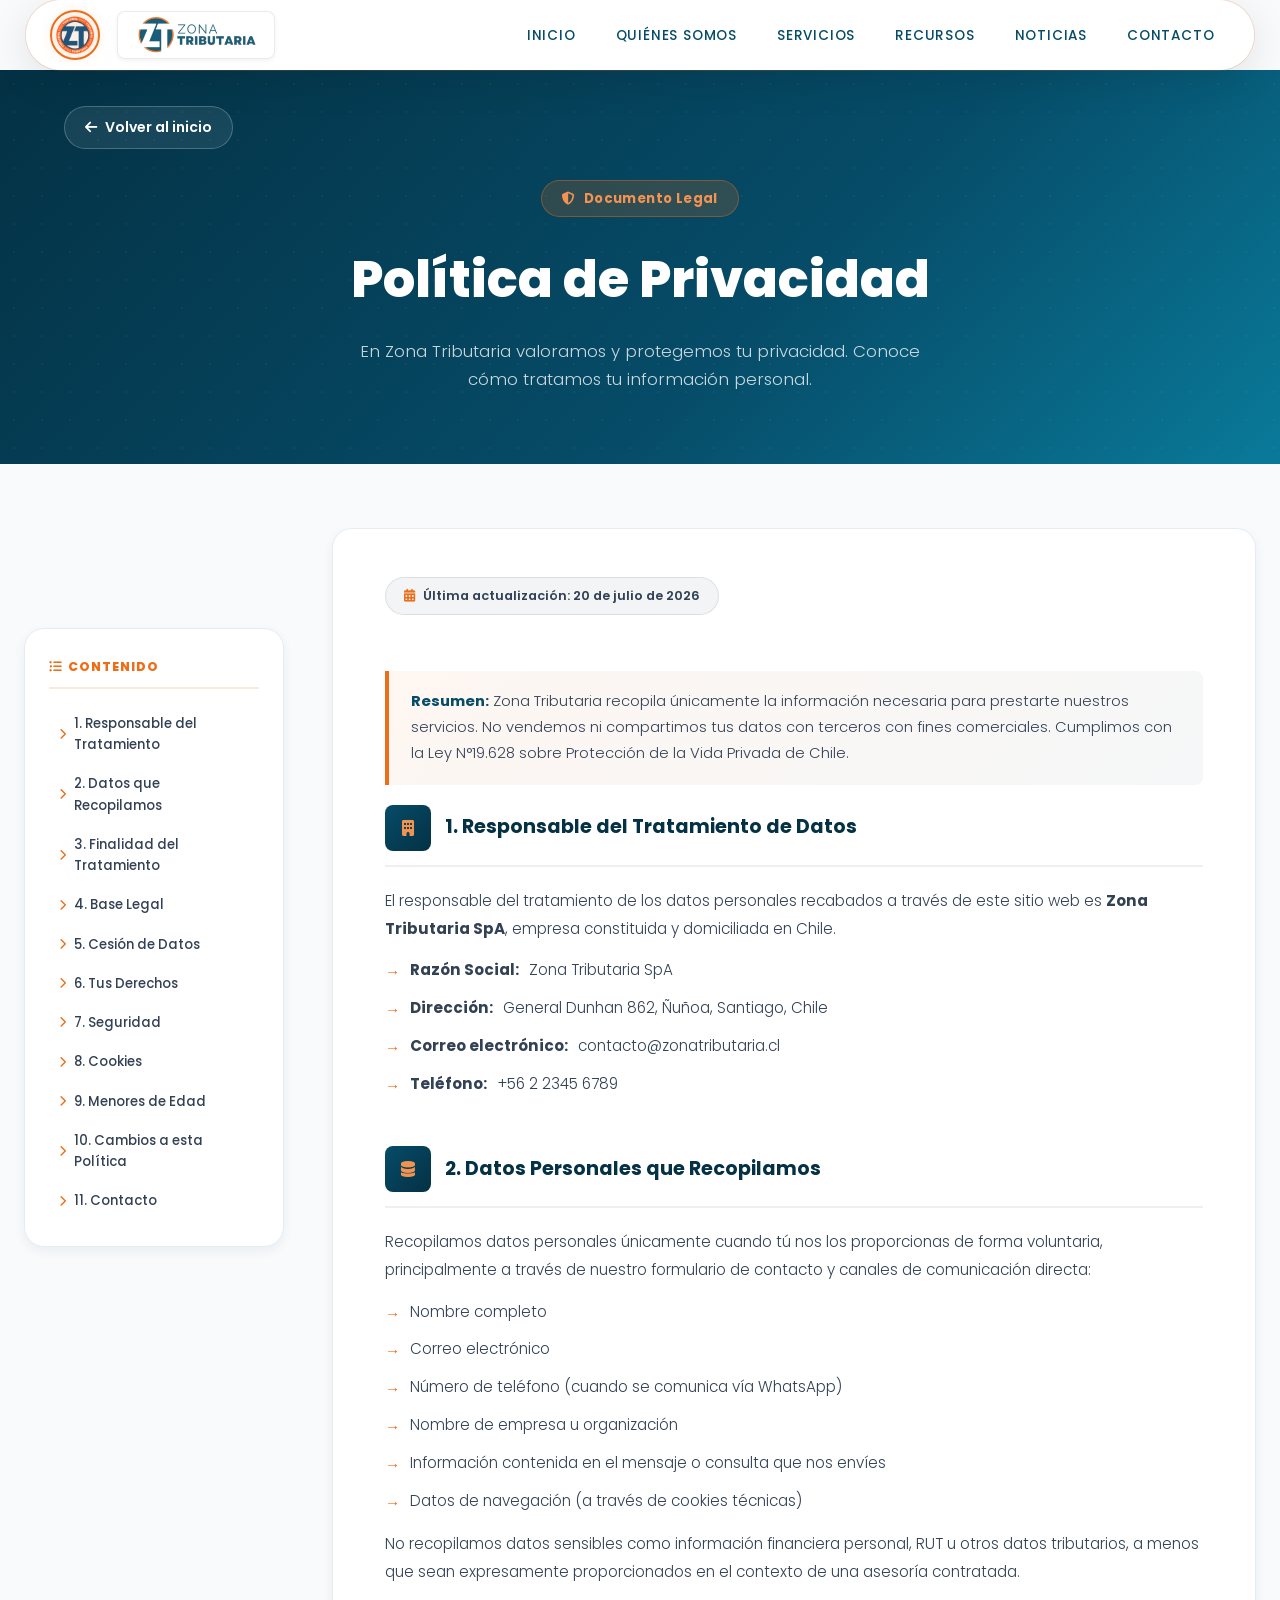
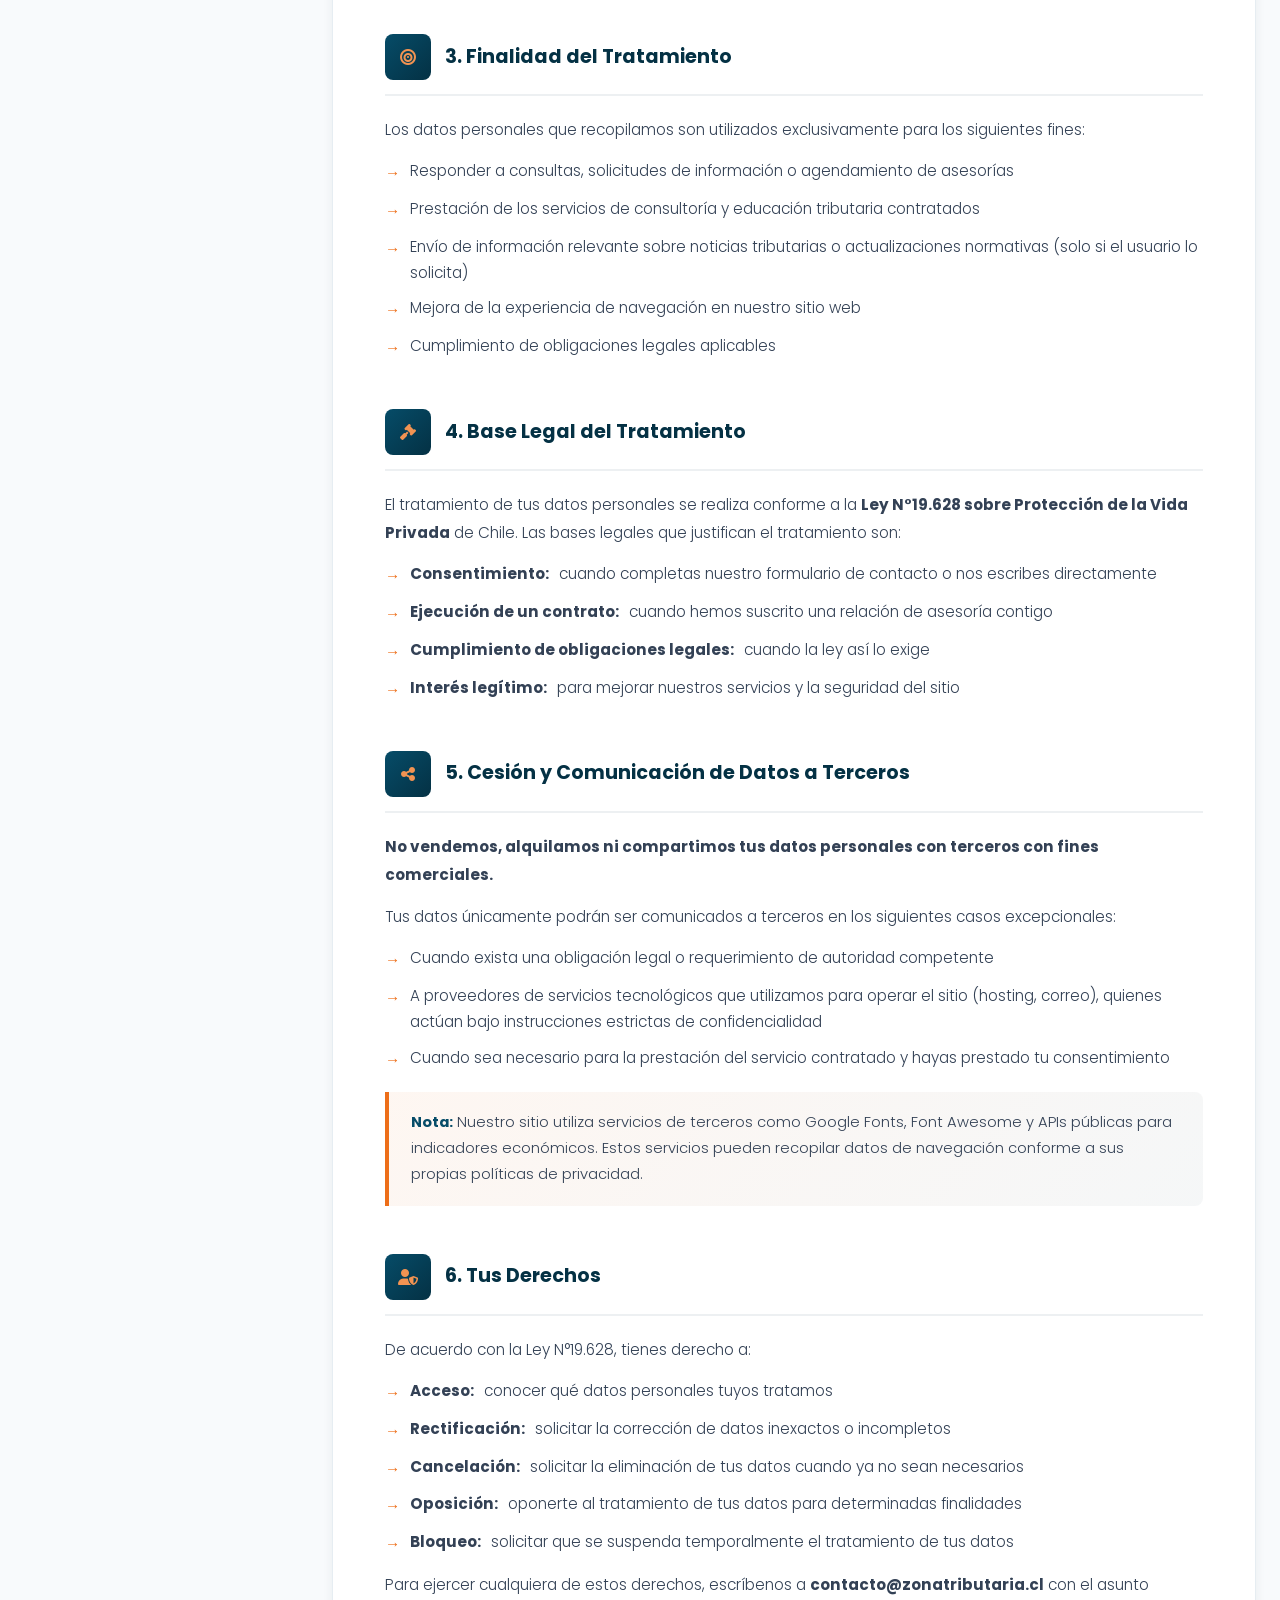
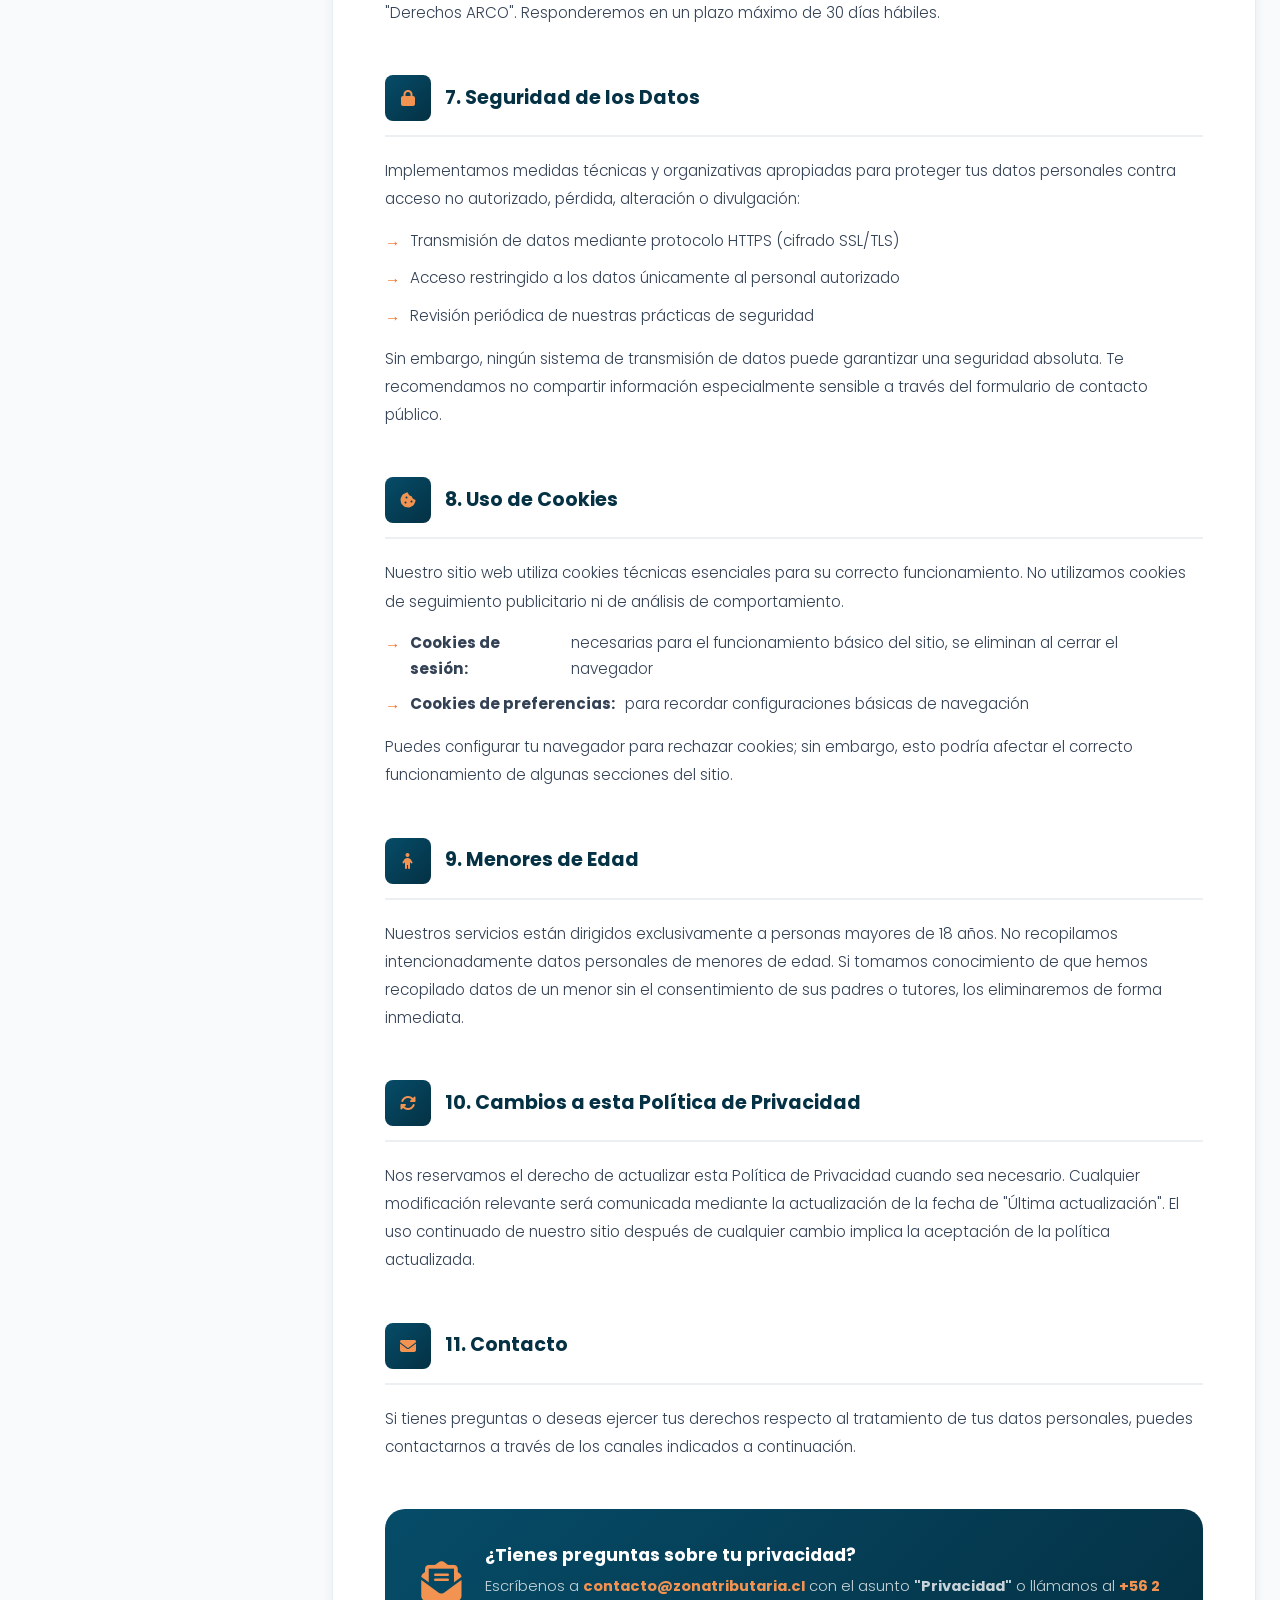
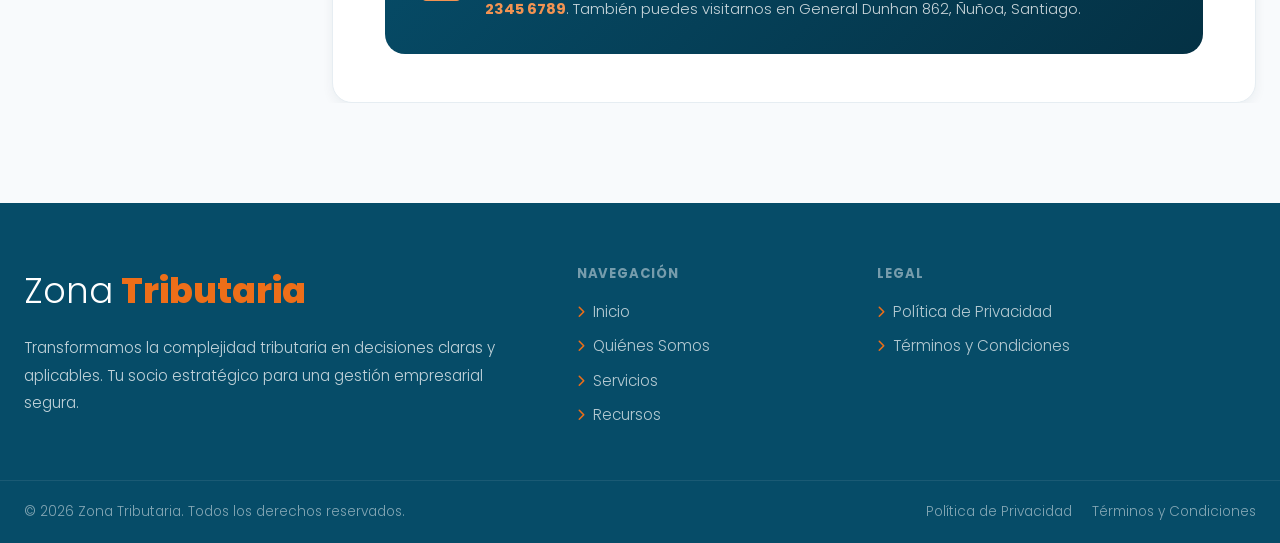
<file: politica-privacidad.html>
<!DOCTYPE html>
<html lang="es">
<head>
  <meta charset="UTF-8" />
  <meta name="viewport" content="width=device-width, initial-scale=1.0" />
  <meta name="description" content="Política de Privacidad de Zona Tributaria. Conoce cómo protegemos y gestionamos tus datos personales." />
  <meta name="robots" content="noindex, follow" />
  <title>Política de Privacidad | Zona Tributaria</title>
  <link rel="preconnect" href="https://fonts.googleapis.com" />
  <link rel="preconnect" href="https://fonts.gstatic.com" crossorigin />
  <link href="https://fonts.googleapis.com/css2?family=Poppins:wght@300;400;500;600;700;800&display=swap" rel="stylesheet" />
  <link rel="stylesheet" href="https://cdnjs.cloudflare.com/ajax/libs/font-awesome/6.5.0/css/all.min.css" />
  <link rel="stylesheet" href="styles.css" />
  <link rel="icon" type="image/png" href="logo_circular.png?v=3" />

  <style>
    body { background: var(--off-white); }

    .legal-hero {
      background: linear-gradient(135deg, var(--secondary) 0%, var(--primary) 60%, #0a7a9a 100%);
      padding: 110px 0 70px;
      text-align: center;
      position: relative;
      overflow: hidden;
    }
    .legal-hero::before {
      content: '';
      position: absolute; inset: 0;
      background-image: radial-gradient(rgba(255,255,255,.04) 1px, transparent 1px);
      background-size: 28px 28px;
      pointer-events: none;
    }
    .legal-hero .back-btn {
      position: absolute; top: 36px; left: 5%;
      display: inline-flex; align-items: center; gap: 8px;
      color: #fff; font-weight: 600; font-size: .88rem;
      background: rgba(255,255,255,.08);
      border: 1px solid rgba(255,255,255,.22);
      padding: 9px 20px; border-radius: 50px;
      transition: var(--transition); text-decoration: none;
    }
    .legal-hero .back-btn:hover {
      background: var(--accent); border-color: var(--accent);
      transform: translateX(-4px);
    }
    .legal-hero h1 {
      color: #fff; font-size: clamp(2rem,5vw,3.2rem);
      font-weight: 800; margin-bottom: 16px;
    }
    .legal-hero .hero-badge {
      display: inline-flex; align-items: center; gap: 8px;
      background: rgba(237,110,25,.18);
      border: 1px solid rgba(237,110,25,.4);
      color: var(--accent-light); padding: 7px 20px;
      border-radius: 100px; font-size: .82rem;
      font-weight: 700; margin-bottom: 22px; letter-spacing: .4px;
    }
    .legal-hero .subtitle {
      color: rgba(255,255,255,.78); font-size: 1.05rem;
      max-width: 600px; margin: 0 auto; line-height: 1.7;
    }

    .legal-main { padding: 64px 0 100px; }
    .legal-layout {
      display: grid;
      grid-template-columns: 260px 1fr;
      gap: 48px; align-items: start;
    }

    .legal-toc {
      position: sticky; top: 100px;
      background: var(--white);
      border-radius: var(--radius-lg);
      padding: 28px 24px;
      border: 1px solid var(--border-light);
      box-shadow: var(--shadow-sm);
    }
    .legal-toc h3 {
      font-size: .78rem; font-weight: 800;
      text-transform: uppercase; letter-spacing: 1px;
      color: var(--accent); margin-bottom: 18px;
      padding-bottom: 10px;
      border-bottom: 2px solid rgba(237,110,25,.15);
    }
    .legal-toc ul { list-style: none; display: flex; flex-direction: column; gap: 6px; }
    .legal-toc ul li a {
      display: flex; align-items: center; gap: 8px;
      font-size: .83rem; color: var(--text-secondary);
      font-weight: 500; padding: 6px 10px;
      border-radius: var(--radius-sm);
      transition: var(--transition); text-decoration: none;
    }
    .legal-toc ul li a:hover {
      background: rgba(237,110,25,.08);
      color: var(--accent); transform: translateX(4px);
    }
    .legal-toc ul li a i { font-size: .7rem; color: var(--accent); flex-shrink: 0; }

    .legal-content {
      background: var(--white);
      border-radius: var(--radius-lg);
      padding: 48px 52px;
      border: 1px solid var(--border-light);
      box-shadow: var(--shadow-sm);
    }
    .legal-update {
      display: inline-flex; align-items: center; gap: 8px;
      background: rgba(4,49,68,.05);
      border: 1px solid rgba(4,49,68,.1);
      color: var(--text-secondary); padding: 8px 18px;
      border-radius: 100px; font-size: .8rem;
      font-weight: 600; margin-bottom: 36px;
    }
    .legal-update i { color: var(--accent); }

    .legal-section { margin-bottom: 48px; }
    .legal-section:last-child { margin-bottom: 0; }
    .legal-section-header {
      display: flex; align-items: center; gap: 14px;
      margin-bottom: 20px; padding-bottom: 14px;
      border-bottom: 2px solid rgba(4,49,68,.07);
    }
    .legal-section-icon {
      width: 46px; height: 46px; flex-shrink: 0;
      background: linear-gradient(135deg, var(--primary), var(--secondary));
      border-radius: var(--radius-sm);
      display: flex; align-items: center; justify-content: center;
      color: var(--accent-light); font-size: 1rem;
    }
    .legal-section h2 { font-size: 1.2rem; font-weight: 700; color: var(--text-primary); }
    .legal-section p {
      font-size: .95rem; color: var(--text-secondary);
      line-height: 1.85; margin-bottom: 14px;
    }
    .legal-section p:last-child { margin-bottom: 0; }
    .legal-section ul {
      list-style: none; display: flex; flex-direction: column;
      gap: 10px; margin: 14px 0;
    }
    .legal-section ul li {
      display: flex; align-items: flex-start; gap: 10px;
      font-size: .95rem; color: var(--text-secondary); line-height: 1.7;
    }
    .legal-section ul li::before {
      content: '→'; color: var(--accent);
      font-weight: 700; flex-shrink: 0; margin-top: 2px;
    }
    .legal-highlight {
      background: linear-gradient(135deg, rgba(237,110,25,.06) 0%, rgba(4,49,68,.04) 100%);
      border-left: 4px solid var(--accent);
      border-radius: 0 var(--radius-sm) var(--radius-sm) 0;
      padding: 18px 22px; margin: 20px 0;
      font-size: .92rem; color: var(--text-secondary); line-height: 1.75;
    }
    .legal-highlight strong { color: var(--primary); }

    .legal-contact-box {
      background: linear-gradient(135deg, var(--primary) 0%, var(--secondary) 100%);
      border-radius: var(--radius-lg);
      padding: 32px 36px; margin-top: 48px;
      display: flex; align-items: center; gap: 24px;
    }
    .legal-contact-box i { font-size: 2.5rem; color: var(--accent-light); flex-shrink: 0; }
    .legal-contact-box h3 { color: #fff; font-size: 1.1rem; margin-bottom: 6px; }
    .legal-contact-box p { color: rgba(255,255,255,.78); font-size: .92rem; margin: 0; }
    .legal-contact-box a { color: var(--accent-light); font-weight: 700; }

    @media (max-width: 900px) {
      .legal-layout { grid-template-columns: 1fr; }
      .legal-toc { position: static; }
      .legal-content { padding: 32px 24px; }
    }
    @media (max-width: 640px) {
      .legal-hero { padding: 80px 0 50px; }
      .legal-hero .back-btn { position: static; display: inline-flex; margin-bottom: 20px; }
      .legal-contact-box { flex-direction: column; text-align: center; }
    }

    .logo-horizontal {
      height: 48px; width: auto; border-radius: 8px; background: #fff;
      padding: 4px 10px; border: 1px solid rgba(0,0,0,.08);
      box-shadow: 0 2px 5px rgba(0,0,0,.05); transition: var(--transition);
    }
    .logo-horizontal:hover { transform: translateY(-2px) scale(1.02); }
  </style>
</head>
<body>

  <!-- NAVBAR -->
  <header class="header scrolled" id="header" style="position:sticky;top:0;background:rgba(255,255,255,.97);">
    <nav class="navbar">
      <a href="index.html" class="nav-brand">
        <img src="logo_circular.png" alt="Zona Tributaria" class="logo-img" style="animation:none;">
        <img src="logo_horizontal.png" alt="Zona Tributaria" class="logo-horizontal" style="margin-left:5px;">
      </a>
      <ul class="nav-menu" style="display:flex;">
        <li><a href="index.html#inicio"    class="nav-link" style="color:var(--primary);">Inicio</a></li>
        <li><a href="index.html#nosotros"  class="nav-link" style="color:var(--primary);">Quiénes Somos</a></li>
        <li><a href="index.html#servicios" class="nav-link" style="color:var(--primary);">Servicios</a></li>
        <li><a href="recursos.html"        class="nav-link" style="color:var(--primary);">Recursos</a></li>
        <li><a href="index.html#noticias"  class="nav-link" style="color:var(--primary);">Noticias</a></li>
        <li><a href="index.html#contacto"  class="nav-link" style="color:var(--primary);">Contacto</a></li>
      </ul>
    </nav>
  </header>

  <!-- HERO -->
  <section class="legal-hero">
    <a href="index.html" class="back-btn"><i class="fas fa-arrow-left"></i> Volver al inicio</a>
    <div class="container">
      <div class="hero-badge"><i class="fas fa-shield-alt"></i> Documento Legal</div>
      <h1>Política de Privacidad</h1>
      <p class="subtitle">En Zona Tributaria valoramos y protegemos tu privacidad. Conoce cómo tratamos tu información personal.</p>
    </div>
  </section>

  <!-- MAIN -->
  <main class="legal-main">
    <div class="container">
      <div class="legal-layout">

        <!-- TOC -->
        <aside class="legal-toc">
          <h3><i class="fas fa-list-ul"></i> &nbsp;Contenido</h3>
          <ul>
            <li><a href="#responsable"><i class="fas fa-chevron-right"></i> 1. Responsable del Tratamiento</a></li>
            <li><a href="#datos"><i class="fas fa-chevron-right"></i> 2. Datos que Recopilamos</a></li>
            <li><a href="#finalidad"><i class="fas fa-chevron-right"></i> 3. Finalidad del Tratamiento</a></li>
            <li><a href="#base-legal"><i class="fas fa-chevron-right"></i> 4. Base Legal</a></li>
            <li><a href="#cesion"><i class="fas fa-chevron-right"></i> 5. Cesión de Datos</a></li>
            <li><a href="#derechos"><i class="fas fa-chevron-right"></i> 6. Tus Derechos</a></li>
            <li><a href="#seguridad"><i class="fas fa-chevron-right"></i> 7. Seguridad</a></li>
            <li><a href="#cookies"><i class="fas fa-chevron-right"></i> 8. Cookies</a></li>
            <li><a href="#menores"><i class="fas fa-chevron-right"></i> 9. Menores de Edad</a></li>
            <li><a href="#cambios"><i class="fas fa-chevron-right"></i> 10. Cambios a esta Política</a></li>
            <li><a href="#contacto-pp"><i class="fas fa-chevron-right"></i> 11. Contacto</a></li>
          </ul>
        </aside>

        <!-- Content -->
        <div class="legal-content">
          <div class="legal-update"><i class="fas fa-calendar-alt"></i> Última actualización: 20 de julio de 2026</div>

          <div class="legal-highlight">
            <strong>Resumen:</strong> Zona Tributaria recopila únicamente la información necesaria para prestarte nuestros servicios. No vendemos ni compartimos tus datos con terceros con fines comerciales. Cumplimos con la Ley N°19.628 sobre Protección de la Vida Privada de Chile.
          </div>

          <div class="legal-section" id="responsable">
            <div class="legal-section-header">
              <div class="legal-section-icon"><i class="fas fa-building"></i></div>
              <h2>1. Responsable del Tratamiento de Datos</h2>
            </div>
            <p>El responsable del tratamiento de los datos personales recabados a través de este sitio web es <strong>Zona Tributaria SpA</strong>, empresa constituida y domiciliada en Chile.</p>
            <ul>
              <li><strong>Razón Social:</strong> Zona Tributaria SpA</li>
              <li><strong>Dirección:</strong> General Dunhan 862, Ñuñoa, Santiago, Chile</li>
              <li><strong>Correo electrónico:</strong> contacto@zonatributaria.cl</li>
              <li><strong>Teléfono:</strong> +56 2 2345 6789</li>
            </ul>
          </div>

          <div class="legal-section" id="datos">
            <div class="legal-section-header">
              <div class="legal-section-icon"><i class="fas fa-database"></i></div>
              <h2>2. Datos Personales que Recopilamos</h2>
            </div>
            <p>Recopilamos datos personales únicamente cuando tú nos los proporcionas de forma voluntaria, principalmente a través de nuestro formulario de contacto y canales de comunicación directa:</p>
            <ul>
              <li>Nombre completo</li>
              <li>Correo electrónico</li>
              <li>Número de teléfono (cuando se comunica vía WhatsApp)</li>
              <li>Nombre de empresa u organización</li>
              <li>Información contenida en el mensaje o consulta que nos envíes</li>
              <li>Datos de navegación (a través de cookies técnicas)</li>
            </ul>
            <p>No recopilamos datos sensibles como información financiera personal, RUT u otros datos tributarios, a menos que sean expresamente proporcionados en el contexto de una asesoría contratada.</p>
          </div>

          <div class="legal-section" id="finalidad">
            <div class="legal-section-header">
              <div class="legal-section-icon"><i class="fas fa-bullseye"></i></div>
              <h2>3. Finalidad del Tratamiento</h2>
            </div>
            <p>Los datos personales que recopilamos son utilizados exclusivamente para los siguientes fines:</p>
            <ul>
              <li>Responder a consultas, solicitudes de información o agendamiento de asesorías</li>
              <li>Prestación de los servicios de consultoría y educación tributaria contratados</li>
              <li>Envío de información relevante sobre noticias tributarias o actualizaciones normativas (solo si el usuario lo solicita)</li>
              <li>Mejora de la experiencia de navegación en nuestro sitio web</li>
              <li>Cumplimiento de obligaciones legales aplicables</li>
            </ul>
          </div>

          <div class="legal-section" id="base-legal">
            <div class="legal-section-header">
              <div class="legal-section-icon"><i class="fas fa-gavel"></i></div>
              <h2>4. Base Legal del Tratamiento</h2>
            </div>
            <p>El tratamiento de tus datos personales se realiza conforme a la <strong>Ley N°19.628 sobre Protección de la Vida Privada</strong> de Chile. Las bases legales que justifican el tratamiento son:</p>
            <ul>
              <li><strong>Consentimiento:</strong> cuando completas nuestro formulario de contacto o nos escribes directamente</li>
              <li><strong>Ejecución de un contrato:</strong> cuando hemos suscrito una relación de asesoría contigo</li>
              <li><strong>Cumplimiento de obligaciones legales:</strong> cuando la ley así lo exige</li>
              <li><strong>Interés legítimo:</strong> para mejorar nuestros servicios y la seguridad del sitio</li>
            </ul>
          </div>

          <div class="legal-section" id="cesion">
            <div class="legal-section-header">
              <div class="legal-section-icon"><i class="fas fa-share-alt"></i></div>
              <h2>5. Cesión y Comunicación de Datos a Terceros</h2>
            </div>
            <p><strong>No vendemos, alquilamos ni compartimos tus datos personales con terceros con fines comerciales.</strong></p>
            <p>Tus datos únicamente podrán ser comunicados a terceros en los siguientes casos excepcionales:</p>
            <ul>
              <li>Cuando exista una obligación legal o requerimiento de autoridad competente</li>
              <li>A proveedores de servicios tecnológicos que utilizamos para operar el sitio (hosting, correo), quienes actúan bajo instrucciones estrictas de confidencialidad</li>
              <li>Cuando sea necesario para la prestación del servicio contratado y hayas prestado tu consentimiento</li>
            </ul>
            <div class="legal-highlight">
              <strong>Nota:</strong> Nuestro sitio utiliza servicios de terceros como Google Fonts, Font Awesome y APIs públicas para indicadores económicos. Estos servicios pueden recopilar datos de navegación conforme a sus propias políticas de privacidad.
            </div>
          </div>

          <div class="legal-section" id="derechos">
            <div class="legal-section-header">
              <div class="legal-section-icon"><i class="fas fa-user-shield"></i></div>
              <h2>6. Tus Derechos</h2>
            </div>
            <p>De acuerdo con la Ley N°19.628, tienes derecho a:</p>
            <ul>
              <li><strong>Acceso:</strong> conocer qué datos personales tuyos tratamos</li>
              <li><strong>Rectificación:</strong> solicitar la corrección de datos inexactos o incompletos</li>
              <li><strong>Cancelación:</strong> solicitar la eliminación de tus datos cuando ya no sean necesarios</li>
              <li><strong>Oposición:</strong> oponerte al tratamiento de tus datos para determinadas finalidades</li>
              <li><strong>Bloqueo:</strong> solicitar que se suspenda temporalmente el tratamiento de tus datos</li>
            </ul>
            <p>Para ejercer cualquiera de estos derechos, escríbenos a <strong>contacto@zonatributaria.cl</strong> con el asunto "Derechos ARCO". Responderemos en un plazo máximo de 30 días hábiles.</p>
          </div>

          <div class="legal-section" id="seguridad">
            <div class="legal-section-header">
              <div class="legal-section-icon"><i class="fas fa-lock"></i></div>
              <h2>7. Seguridad de los Datos</h2>
            </div>
            <p>Implementamos medidas técnicas y organizativas apropiadas para proteger tus datos personales contra acceso no autorizado, pérdida, alteración o divulgación:</p>
            <ul>
              <li>Transmisión de datos mediante protocolo HTTPS (cifrado SSL/TLS)</li>
              <li>Acceso restringido a los datos únicamente al personal autorizado</li>
              <li>Revisión periódica de nuestras prácticas de seguridad</li>
            </ul>
            <p>Sin embargo, ningún sistema de transmisión de datos puede garantizar una seguridad absoluta. Te recomendamos no compartir información especialmente sensible a través del formulario de contacto público.</p>
          </div>

          <div class="legal-section" id="cookies">
            <div class="legal-section-header">
              <div class="legal-section-icon"><i class="fas fa-cookie-bite"></i></div>
              <h2>8. Uso de Cookies</h2>
            </div>
            <p>Nuestro sitio web utiliza cookies técnicas esenciales para su correcto funcionamiento. No utilizamos cookies de seguimiento publicitario ni de análisis de comportamiento.</p>
            <ul>
              <li><strong>Cookies de sesión:</strong> necesarias para el funcionamiento básico del sitio, se eliminan al cerrar el navegador</li>
              <li><strong>Cookies de preferencias:</strong> para recordar configuraciones básicas de navegación</li>
            </ul>
            <p>Puedes configurar tu navegador para rechazar cookies; sin embargo, esto podría afectar el correcto funcionamiento de algunas secciones del sitio.</p>
          </div>

          <div class="legal-section" id="menores">
            <div class="legal-section-header">
              <div class="legal-section-icon"><i class="fas fa-child"></i></div>
              <h2>9. Menores de Edad</h2>
            </div>
            <p>Nuestros servicios están dirigidos exclusivamente a personas mayores de 18 años. No recopilamos intencionadamente datos personales de menores de edad. Si tomamos conocimiento de que hemos recopilado datos de un menor sin el consentimiento de sus padres o tutores, los eliminaremos de forma inmediata.</p>
          </div>

          <div class="legal-section" id="cambios">
            <div class="legal-section-header">
              <div class="legal-section-icon"><i class="fas fa-sync-alt"></i></div>
              <h2>10. Cambios a esta Política de Privacidad</h2>
            </div>
            <p>Nos reservamos el derecho de actualizar esta Política de Privacidad cuando sea necesario. Cualquier modificación relevante será comunicada mediante la actualización de la fecha de "Última actualización". El uso continuado de nuestro sitio después de cualquier cambio implica la aceptación de la política actualizada.</p>
          </div>

          <div class="legal-section" id="contacto-pp">
            <div class="legal-section-header">
              <div class="legal-section-icon"><i class="fas fa-envelope"></i></div>
              <h2>11. Contacto</h2>
            </div>
            <p>Si tienes preguntas o deseas ejercer tus derechos respecto al tratamiento de tus datos personales, puedes contactarnos a través de los canales indicados a continuación.</p>
          </div>

          <div class="legal-contact-box">
            <i class="fas fa-envelope-open-text"></i>
            <div>
              <h3>¿Tienes preguntas sobre tu privacidad?</h3>
              <p>Escríbenos a <a href="mailto:contacto@zonatributaria.cl">contacto@zonatributaria.cl</a> con el asunto <strong>"Privacidad"</strong> o llámanos al <a href="tel:+56223456789">+56 2 2345 6789</a>. También puedes visitarnos en General Dunhan 862, Ñuñoa, Santiago.</p>
            </div>
          </div>

        </div>
      </div>
    </div>
  </main>

  <!-- FOOTER -->
  <footer class="footer">
    <div class="footer-top">
      <div class="container">
        <div class="footer-grid">
          <div class="footer-brand">
            <h3 class="footer-text-logo"><span class="brand-zona">Zona</span> <span class="brand-tributaria">Tributaria</span></h3>
            <p class="footer-tagline">Transformamos la complejidad tributaria en decisiones claras y aplicables. Tu socio estratégico para una gestión empresarial segura.</p>
          </div>
          <div class="footer-links-col">
            <h4>Navegación</h4>
            <ul>
              <li><a href="index.html#inicio"><i class="fas fa-chevron-right"></i> Inicio</a></li>
              <li><a href="index.html#nosotros"><i class="fas fa-chevron-right"></i> Quiénes Somos</a></li>
              <li><a href="index.html#servicios"><i class="fas fa-chevron-right"></i> Servicios</a></li>
              <li><a href="recursos.html"><i class="fas fa-chevron-right"></i> Recursos</a></li>
            </ul>
          </div>
          <div class="footer-links-col">
            <h4>Legal</h4>
            <ul>
              <li><a href="politica-privacidad.html"><i class="fas fa-chevron-right"></i> Política de Privacidad</a></li>
              <li><a href="terminos-condiciones.html"><i class="fas fa-chevron-right"></i> Términos y Condiciones</a></li>
            </ul>
          </div>
        </div>
      </div>
    </div>
    <div class="footer-bottom">
      <div class="container">
        <div class="footer-bottom-flex">
          <p>&copy; 2026 Zona Tributaria. Todos los derechos reservados.</p>
          <div class="footer-bottom-links">
            <a href="politica-privacidad.html">Política de Privacidad</a>
            <a href="terminos-condiciones.html">Términos y Condiciones</a>
          </div>
        </div>
      </div>
    </div>
  </footer>

</body>
</html>
</file>
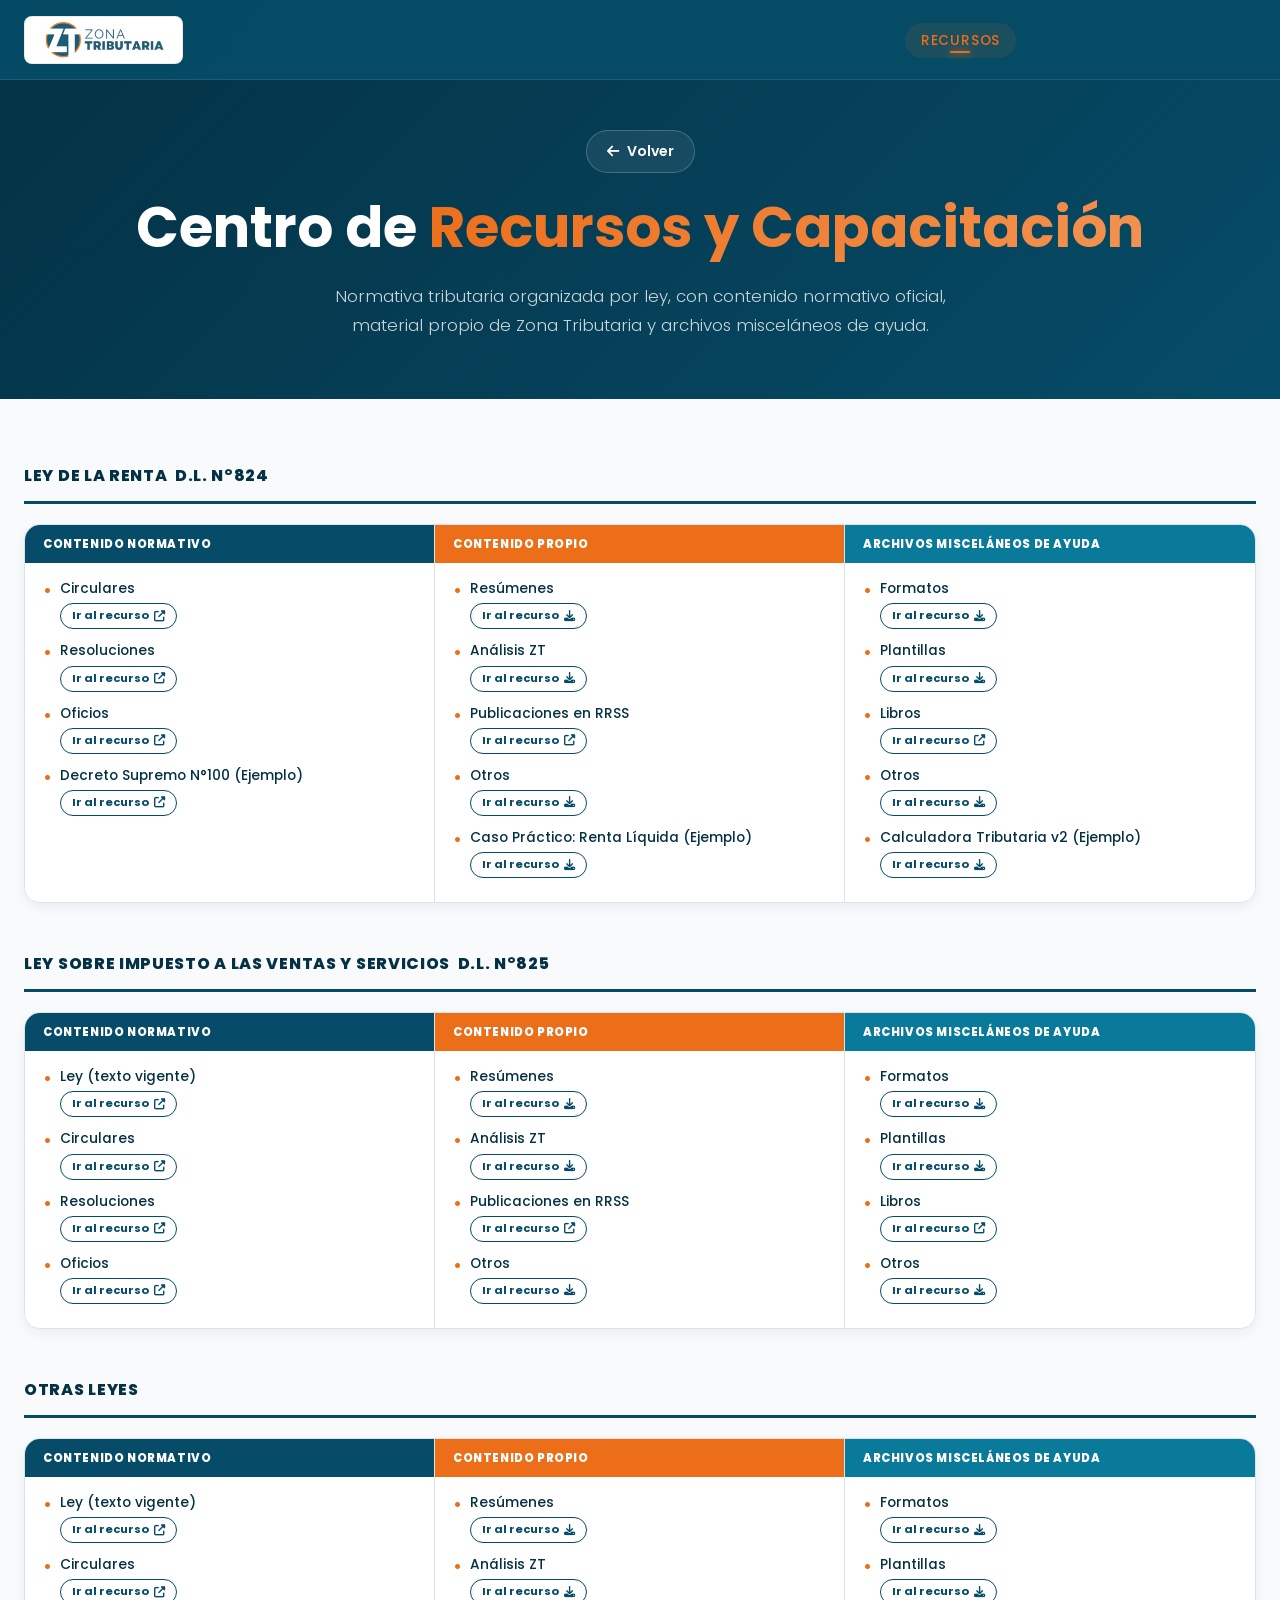
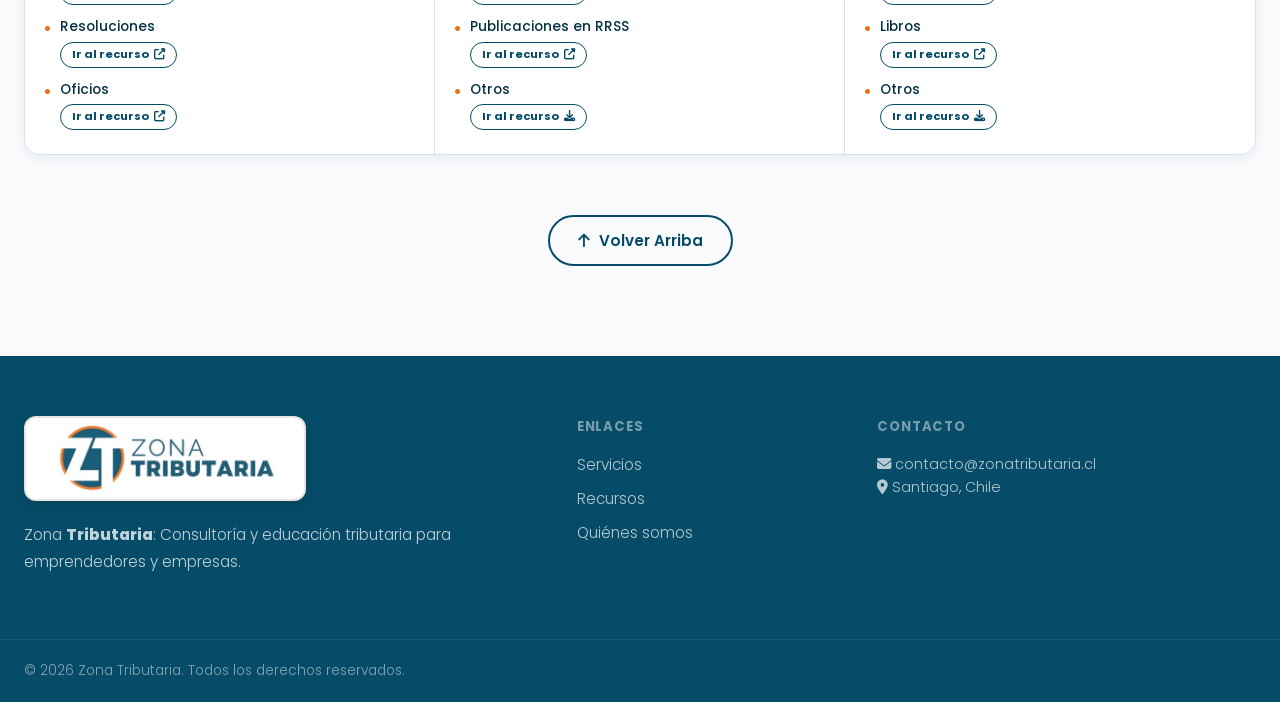
<file: recursos.html>
<!DOCTYPE html>
<html lang="es">
<head>
  <meta charset="UTF-8" />
  <meta name="viewport" content="width=device-width, initial-scale=1.0" />
  <meta name="description" content="Recursos y Capacitación - Zona Tributaria. Normativa tributaria chilena organizada por ley: LIR, IVA, Código Tributario y más." />
  <title>Centro de Recursos | Zona Tributaria</title>
  <link rel="preconnect" href="https://fonts.googleapis.com" />
  <link rel="preconnect" href="https://fonts.gstatic.com" crossorigin />
  <link href="https://fonts.googleapis.com/css2?family=Poppins:wght@300;400;500;600;700;800&display=swap" rel="stylesheet" />
  <link rel="stylesheet" href="https://cdnjs.cloudflare.com/ajax/libs/font-awesome/6.5.0/css/all.min.css" />
  <link rel="stylesheet" href="styles.css" />
  <link rel="icon" type="image/png" href="logo_circular.png?v=3" />

  <style>
    /* ── Shell ── */
    body { background: var(--off-white); }

    /* ── Hero (same dark banner as main page sections) ── */
    .rec-hero {
      background: linear-gradient(135deg, var(--secondary) 0%, var(--primary) 100%);
      padding: 130px 0 60px;
      text-align: center;
      position: relative;
    }
    .rec-hero h1 { color: #fff; }
    .rec-hero .section-subtitle {
      color: rgba(255,255,255,.78) !important;
      max-width: 680px;
      margin: 0 auto;
    }
    .rec-hero .back-btn {
      display: inline-flex; align-items: center; gap: 8px;
      color: #fff; font-weight: 600; font-size: .88rem;
      background: rgba(255,255,255,.07);
      border: 1px solid rgba(255,255,255,.2);
      padding: 9px 20px; border-radius: 50px;
      transition: var(--transition); text-decoration: none;
      margin-bottom: 24px;
    }
    .rec-hero .back-btn:hover {
      background: var(--accent);
      border-color: var(--accent);
      transform: translateX(-4px);
    }

    /* ── Main container ── */
    .rec-main { padding: 64px 0 90px; }

    /* ══ LEVEL 1 — LAW HEADING ══ */
    .law-block { margin-bottom: 48px; }

    .law-heading {
      display: flex;
      align-items: center;
      gap: 14px;
      margin-bottom: 20px;
      padding-bottom: 12px;
      border-bottom: 3px solid var(--primary);
    }
    .law-heading h2 {
      font-size: 1rem;
      font-weight: 800;
      color: var(--text-primary);
      text-transform: uppercase;
      letter-spacing: .7px;
      margin: 0;
    }
    .law-badge {
      display: inline-flex;
      align-items: center;
      background: var(--primary);
      color: #fff;
      font-size: .65rem;
      font-weight: 800;
      text-transform: uppercase;
      letter-spacing: .5px;
      padding: 4px 12px;
      border-radius: 50px;
      flex-shrink: 0;
    }

    /* ══ LEVEL 2 — CATEGORY GRID ══ */
    .cat-grid {
      display: grid;
      grid-template-columns: repeat(3, 1fr);
      border: 1.5px solid var(--border);
      border-radius: var(--radius-md);
      overflow: hidden;
      box-shadow: var(--shadow-sm);
    }
    .cat-box {
      background: var(--white);
      border-right: 1.5px solid var(--border);
      padding: 0 0 24px;
    }
    .cat-box:last-child { border-right: none; }

    /* Colour-coded category title bars — using site palette */
    .cat-title {
      font-size: .72rem;
      font-weight: 800;
      text-transform: uppercase;
      letter-spacing: .6px;
      color: #fff;
      padding: 10px 18px;
      margin-bottom: 16px;
      border-bottom: none;
    }
    /* Normativo  → corporate blue */
    .cat-normativo .cat-title { background: var(--primary); }
    /* Propio     → accent orange */
    .cat-propio   .cat-title { background: var(--accent); }
    /* Misceláneos → mid-teal derived from primary */
    .cat-misc     .cat-title { background: #0a7a9a; }

    /* ══ LEVEL 3 — RESOURCE LIST ══ */
    .res-list {
      list-style: none;
      margin: 0;
      padding: 0 18px;
      display: flex;
      flex-direction: column;
      gap: 12px;
    }
    .res-item { display: flex; align-items: flex-start; gap: 8px; }
    .res-bullet {
      color: var(--accent);
      font-size: 1rem;
      line-height: 1.5;
      flex-shrink: 0;
      font-weight: 900;
    }
    .res-body { display: flex; flex-direction: column; gap: 5px; }
    .res-name {
      font-size: .86rem;
      font-weight: 500;
      color: var(--text-primary);
      line-height: 1.4;
    }

    /* "Ir al recurso" pill — matches site's btn-outline style */
    .res-link {
      display: inline-flex;
      align-items: center;
      gap: 5px;
      font-size: .7rem;
      font-weight: 700;
      color: var(--primary);
      text-decoration: none;
      border: 1.5px solid var(--primary);
      padding: 3px 11px;
      border-radius: 50px;
      transition: var(--transition);
      align-self: flex-start;
      white-space: nowrap;
    }
    .res-link:hover {
      background: var(--accent);
      color: #fff;
      border-color: var(--accent);
      transform: translateX(3px);
    }

    /* ── Back to Top Button ── */
    .back-to-top-btn {
      display: inline-flex;
      align-items: center;
      gap: 10px;
      padding: 12px 28px;
      font-size: 0.95rem;
      font-weight: 600;
      color: var(--primary);
      background: transparent;
      border: 2px solid var(--primary);
      border-radius: 50px;
      cursor: pointer;
      transition: var(--transition);
    }
    .back-to-top-btn:hover {
      background: var(--primary);
      color: #fff;
      transform: translateY(-4px);
      box-shadow: 0 8px 24px rgba(6, 76, 104, 0.2);
    }

    /* ── Responsive ── */
    @media (max-width: 860px) {
      .cat-grid { grid-template-columns: 1fr; }
      .cat-box  { border-right: none; border-bottom: 1.5px solid var(--border); }
      .cat-box:last-child { border-bottom: none; }
    }
    @media (max-width: 640px) {
      .rec-hero { padding: 110px 0 40px; }
      .rec-hero h1 { font-size: 1.8rem; }
      
      /* Mejoras UX para celulares: convertir links en tarjetas grandes */
      .res-list { padding: 0 15px; gap: 12px; }
      .res-item {
        background: #f8f9fa;
        border: 1px solid rgba(0,0,0,0.06);
        border-radius: 8px;
        padding: 14px;
        gap: 0;
      }
      .res-bullet { display: none; }
      .res-body { width: 100%; gap: 10px; }
      .res-name { font-size: 0.95rem; font-weight: 600; color: var(--text-primary); }
      .res-link {
        width: 100%;
        justify-content: center;
        padding: 9px 0;
        font-size: 0.85rem;
      }
    }

    /* ── Logo (same as rest of the site) ── */
    .logo-horizontal {
      height: 48px; width: auto; border-radius: 8px; background: #fff;
      padding: 4px 10px; border: 1px solid rgba(0,0,0,.08);
      box-shadow: 0 2px 5px rgba(0,0,0,.05); transition: var(--transition);
    }
    .logo-horizontal:hover { transform: translateY(-2px) scale(1.02); }
    .logo-horizontal-footer {
      height: 85px; width: auto; border-radius: 12px; background: #fff;
      padding: 6px 15px; border: 2px solid rgba(0,0,0,.1);
      box-shadow: 0 4px 15px rgba(0,0,0,.12); transition: var(--transition);
    }
  </style>

</head>

<body>

  <!-- ===== NAVBAR ===== -->
  <header class="header" id="header" style="background: rgba(6, 76, 104, 0.95); position: fixed;">
    <nav class="navbar">
      <a href="index.html" class="nav-brand">
        <img src="logo_horizontal.png" alt="Zona Tributaria" class="logo-horizontal">
      </a>
      <ul class="nav-menu">
        <li><a href="index.html#inicio"    class="nav-link" style="color:var(--primary);">Inicio</a></li>
        <li><a href="index.html#nosotros"  class="nav-link" style="color:var(--primary);">Quiénes Somos</a></li>
        <li><a href="index.html#servicios" class="nav-link" style="color:var(--primary);">Servicios</a></li>
        <li><a href="recursos.html"        class="nav-link active" style="color:var(--accent);">Recursos</a></li>
        <li><a href="index.html#noticias"  class="nav-link" style="color:var(--primary);">Noticias</a></li>
        <li><a href="index.html#contacto"  class="nav-link" style="color:var(--primary);">Contacto</a></li>
      </ul>
    </nav>
  </header>

  <!-- ===== HERO ===== -->
  <section class="rec-hero">
    <a href="index.html#recursos" class="back-btn">
      <i class="fas fa-arrow-left"></i> Volver
    </a>
    <div class="container">
      <h1 class="section-title-modern">Centro de <span class="text-gradient-gold">Recursos y Capacitación</span></h1>
      <p class="section-subtitle">
        Normativa tributaria organizada por ley, con contenido normativo oficial, material propio de Zona Tributaria y archivos misceláneos de ayuda.
      </p>
    </div>
  </section>

  <!-- ===== MAIN ===== -->
  <main class="rec-main">
    <div class="container">

      <!-- ════════════════════════════════════
           LEY 1 ▸ LEY DE LA RENTA  D.L. N°824
      ════════════════════════════════════ -->
      <section class="law-block">
        <div class="law-heading">
          <h2>Ley de la Renta &nbsp;D.L. N°824</h2>
        </div>
        <div class="cat-grid">

          <!-- NORMATIVO -->
          <div class="cat-box cat-normativo">
            <div class="cat-title">Contenido Normativo</div>
            <ul class="res-list">
              <!-- ============================================================== -->
              <!-- PARA AGREGAR UN NUEVO ARCHIVO, COPIA Y PEGA ESTE BLOQUE:       -->
              <!--
              <li class="res-item">
                <span class="res-bullet">•</span>
                <div class="res-body">
                  <span class="res-name">Nombre de tu nuevo archivo</span>
                  <a class="res-link" style="cursor:pointer;" onclick="simulateDownload(event,'TuArchivo.pdf')">
                    Ir al recurso <i class="fas fa-download"></i>
                  </a>
                </div>
              </li>
              -->
              <!-- ============================================================== -->

              <li class="res-item">
                <span class="res-bullet">•</span>
                <div class="res-body">
                  <span class="res-name">Circulares</span>
                  <a class="res-link" href="https://www.sii.cl/normativa_legislacion/circulares/" target="_blank" rel="noopener">
                    Ir al recurso <i class="fas fa-external-link-alt"></i>
                  </a>
                </div>
              </li>
              <li class="res-item">
                <span class="res-bullet">•</span>
                <div class="res-body">
                  <span class="res-name">Resoluciones</span>
                  <a class="res-link" href="https://www.sii.cl/normativa_legislacion/resoluciones/" target="_blank" rel="noopener">
                    Ir al recurso <i class="fas fa-external-link-alt"></i>
                  </a>
                </div>
              </li>
              <li class="res-item">
                <span class="res-bullet">•</span>
                <div class="res-body">
                  <span class="res-name">Oficios</span>
                  <a class="res-link" href="https://www.sii.cl/normativa_legislacion/jurisprudencia_administrativa/renta/" target="_blank" rel="noopener">
                    Ir al recurso <i class="fas fa-external-link-alt"></i>
                  </a>
                </div>
              </li>

              <li class="res-item">
                <span class="res-bullet">•</span>
                <div class="res-body">
                  <span class="res-name">Decreto Supremo N°100 (Ejemplo)</span>
                  <a class="res-link" style="cursor:pointer;" target="_blank">
                    Ir al recurso <i class="fas fa-external-link-alt"></i>
                  </a>
                </div>
              </li>
            </ul>
          </div>

          <!-- PROPIO -->
          <div class="cat-box cat-propio">
            <div class="cat-title">Contenido Propio</div>
            <ul class="res-list">
              <!-- ============================================================== -->
              <!-- PARA AGREGAR UN NUEVO ARCHIVO, COPIA Y PEGA ESTE BLOQUE:       -->
              <!--
              <li class="res-item">
                <span class="res-bullet">•</span>
                <div class="res-body">
                  <span class="res-name">Nombre de tu nuevo archivo</span>
                  <a class="res-link" style="cursor:pointer;" onclick="simulateDownload(event,'TuArchivo.pdf')">
                    Ir al recurso <i class="fas fa-download"></i>
                  </a>
                </div>
              </li>
              -->
              <!-- ============================================================== -->

              <li class="res-item">
                <span class="res-bullet">•</span>
                <div class="res-body">
                  <span class="res-name">Resúmenes</span>
                  <a class="res-link" style="cursor:pointer;" onclick="simulateDownload(event,'Resumenes_LIR.pdf')">
                    Ir al recurso <i class="fas fa-download"></i>
                  </a>
                </div>
              </li>
              <li class="res-item">
                <span class="res-bullet">•</span>
                <div class="res-body">
                  <span class="res-name">Análisis ZT</span>
                  <a class="res-link" style="cursor:pointer;" onclick="simulateDownload(event,'Analisis_ZT_LIR.pdf')">
                    Ir al recurso <i class="fas fa-download"></i>
                  </a>
                </div>
              </li>
              <li class="res-item">
                <span class="res-bullet">•</span>
                <div class="res-body">
                  <span class="res-name">Publicaciones en RRSS</span>
                  <a class="res-link" href="https://www.instagram.com/" target="_blank" rel="noopener">
                    Ir al recurso <i class="fas fa-external-link-alt"></i>
                  </a>
                </div>
              </li>
              <li class="res-item">
                <span class="res-bullet">•</span>
                <div class="res-body">
                  <span class="res-name">Otros</span>
                  <a class="res-link" style="cursor:pointer;" onclick="simulateDownload(event,'Otros_LIR.pdf')">
                    Ir al recurso <i class="fas fa-download"></i>
                  </a>
                </div>
              </li>

              <li class="res-item">
                <span class="res-bullet">•</span>
                <div class="res-body">
                  <span class="res-name">Caso Práctico: Renta Líquida (Ejemplo)</span>
                  <a class="res-link" style="cursor:pointer;" onclick="simulateDownload(event,'Caso_Practico_Renta.pdf')">
                    Ir al recurso <i class="fas fa-download"></i>
                  </a>
                </div>
              </li>
            </ul>
          </div>

          <!-- MISCELÁNEOS -->
          <div class="cat-box cat-misc">
            <div class="cat-title">Archivos Misceláneos de Ayuda</div>
            <ul class="res-list">
              <!-- ============================================================== -->
              <!-- PARA AGREGAR UN NUEVO ARCHIVO, COPIA Y PEGA ESTE BLOQUE:       -->
              <!--
              <li class="res-item">
                <span class="res-bullet">•</span>
                <div class="res-body">
                  <span class="res-name">Nombre de tu nuevo archivo</span>
                  <a class="res-link" style="cursor:pointer;" onclick="simulateDownload(event,'TuArchivo.pdf')">
                    Ir al recurso <i class="fas fa-download"></i>
                  </a>
                </div>
              </li>
              -->
              <!-- ============================================================== -->

              <li class="res-item">
                <span class="res-bullet">•</span>
                <div class="res-body">
                  <span class="res-name">Formatos</span>
                  <a class="res-link" style="cursor:pointer;" onclick="simulateDownload(event,'Formatos_LIR.docx')">
                    Ir al recurso <i class="fas fa-download"></i>
                  </a>
                </div>
              </li>
              <li class="res-item">
                <span class="res-bullet">•</span>
                <div class="res-body">
                  <span class="res-name">Plantillas</span>
                  <a class="res-link" style="cursor:pointer;" onclick="simulateDownload(event,'Plantillas_LIR.xlsx')">
                    Ir al recurso <i class="fas fa-download"></i>
                  </a>
                </div>
              </li>
              <li class="res-item">
                <span class="res-bullet">•</span>
                <div class="res-body">
                  <span class="res-name">Libros</span>
                  <a class="res-link" href="https://www.bcn.cl/leychile/navegar?idNorma=8279" target="_blank" rel="noopener">
                    Ir al recurso <i class="fas fa-external-link-alt"></i>
                  </a>
                </div>
              </li>
              <li class="res-item">
                <span class="res-bullet">•</span>
                <div class="res-body">
                  <span class="res-name">Otros</span>
                  <a class="res-link" style="cursor:pointer;" onclick="simulateDownload(event,'Otros_Misc_LIR.pdf')">
                    Ir al recurso <i class="fas fa-download"></i>
                  </a>
                </div>
              </li>

              <li class="res-item">
                <span class="res-bullet">•</span>
                <div class="res-body">
                  <span class="res-name">Calculadora Tributaria v2 (Ejemplo)</span>
                  <a class="res-link" style="cursor:pointer;" onclick="simulateDownload(event,'Calculadora_v2.xlsx')">
                    Ir al recurso <i class="fas fa-download"></i>
                  </a>
                </div>
              </li>
            </ul>
          </div>

        </div>
      </section>


      <!-- ════════════════════════════════════
           LEY 2 ▸ IVA  D.L. N°825
      ════════════════════════════════════ -->
      <section class="law-block">
        <div class="law-heading">
          <h2>Ley sobre Impuesto a las Ventas y Servicios &nbsp;D.L. N°825</h2>
        </div>
        <div class="cat-grid">

          <!-- NORMATIVO -->
          <div class="cat-box cat-normativo">
            <div class="cat-title">Contenido Normativo</div>
            <ul class="res-list">
              <!-- ============================================================== -->
              <!-- PARA AGREGAR UN NUEVO ARCHIVO, COPIA Y PEGA ESTE BLOQUE:       -->
              <!--
              <li class="res-item">
                <span class="res-bullet">•</span>
                <div class="res-body">
                  <span class="res-name">Nombre de tu nuevo archivo</span>
                  <a class="res-link" style="cursor:pointer;" onclick="simulateDownload(event,'TuArchivo.pdf')">
                    Ir al recurso <i class="fas fa-download"></i>
                  </a>
                </div>
              </li>
              -->
              <!-- ============================================================== -->

              <li class="res-item">
                <span class="res-bullet">•</span>
                <div class="res-body">
                  <span class="res-name">Ley (texto vigente)</span>
                  <a class="res-link" href="https://www.bcn.cl/leychile/navegar?idNorma=8190" target="_blank" rel="noopener">
                    Ir al recurso <i class="fas fa-external-link-alt"></i>
                  </a>
                </div>
              </li>
              <li class="res-item">
                <span class="res-bullet">•</span>
                <div class="res-body">
                  <span class="res-name">Circulares</span>
                  <a class="res-link" href="https://www.sii.cl/normativa_legislacion/circulares/" target="_blank" rel="noopener">
                    Ir al recurso <i class="fas fa-external-link-alt"></i>
                  </a>
                </div>
              </li>
              <li class="res-item">
                <span class="res-bullet">•</span>
                <div class="res-body">
                  <span class="res-name">Resoluciones</span>
                  <a class="res-link" href="https://www.sii.cl/normativa_legislacion/resoluciones/" target="_blank" rel="noopener">
                    Ir al recurso <i class="fas fa-external-link-alt"></i>
                  </a>
                </div>
              </li>
              <li class="res-item">
                <span class="res-bullet">•</span>
                <div class="res-body">
                  <span class="res-name">Oficios</span>
                  <a class="res-link" href="https://www.sii.cl/normativa_legislacion/jurisprudencia_administrativa/iva/" target="_blank" rel="noopener">
                    Ir al recurso <i class="fas fa-external-link-alt"></i>
                  </a>
                </div>
              </li>
            </ul>
          </div>

          <!-- PROPIO -->
          <div class="cat-box cat-propio">
            <div class="cat-title">Contenido Propio</div>
            <ul class="res-list">
              <!-- ============================================================== -->
              <!-- PARA AGREGAR UN NUEVO ARCHIVO, COPIA Y PEGA ESTE BLOQUE:       -->
              <!--
              <li class="res-item">
                <span class="res-bullet">•</span>
                <div class="res-body">
                  <span class="res-name">Nombre de tu nuevo archivo</span>
                  <a class="res-link" style="cursor:pointer;" onclick="simulateDownload(event,'TuArchivo.pdf')">
                    Ir al recurso <i class="fas fa-download"></i>
                  </a>
                </div>
              </li>
              -->
              <!-- ============================================================== -->

              <li class="res-item">
                <span class="res-bullet">•</span>
                <div class="res-body">
                  <span class="res-name">Resúmenes</span>
                  <a class="res-link" style="cursor:pointer;" onclick="simulateDownload(event,'Resumenes_IVA.pdf')">
                    Ir al recurso <i class="fas fa-download"></i>
                  </a>
                </div>
              </li>
              <li class="res-item">
                <span class="res-bullet">•</span>
                <div class="res-body">
                  <span class="res-name">Análisis ZT</span>
                  <a class="res-link" style="cursor:pointer;" onclick="simulateDownload(event,'Analisis_ZT_IVA.pdf')">
                    Ir al recurso <i class="fas fa-download"></i>
                  </a>
                </div>
              </li>
              <li class="res-item">
                <span class="res-bullet">•</span>
                <div class="res-body">
                  <span class="res-name">Publicaciones en RRSS</span>
                  <a class="res-link" href="https://www.instagram.com/" target="_blank" rel="noopener">
                    Ir al recurso <i class="fas fa-external-link-alt"></i>
                  </a>
                </div>
              </li>
              <li class="res-item">
                <span class="res-bullet">•</span>
                <div class="res-body">
                  <span class="res-name">Otros</span>
                  <a class="res-link" style="cursor:pointer;" onclick="simulateDownload(event,'Otros_IVA.pdf')">
                    Ir al recurso <i class="fas fa-download"></i>
                  </a>
                </div>
              </li>
            </ul>
          </div>

          <!-- MISCELÁNEOS -->
          <div class="cat-box cat-misc">
            <div class="cat-title">Archivos Misceláneos de Ayuda</div>
            <ul class="res-list">
              <!-- ============================================================== -->
              <!-- PARA AGREGAR UN NUEVO ARCHIVO, COPIA Y PEGA ESTE BLOQUE:       -->
              <!--
              <li class="res-item">
                <span class="res-bullet">•</span>
                <div class="res-body">
                  <span class="res-name">Nombre de tu nuevo archivo</span>
                  <a class="res-link" style="cursor:pointer;" onclick="simulateDownload(event,'TuArchivo.pdf')">
                    Ir al recurso <i class="fas fa-download"></i>
                  </a>
                </div>
              </li>
              -->
              <!-- ============================================================== -->

              <li class="res-item">
                <span class="res-bullet">•</span>
                <div class="res-body">
                  <span class="res-name">Formatos</span>
                  <a class="res-link" style="cursor:pointer;" onclick="simulateDownload(event,'Formatos_IVA.docx')">
                    Ir al recurso <i class="fas fa-download"></i>
                  </a>
                </div>
              </li>
              <li class="res-item">
                <span class="res-bullet">•</span>
                <div class="res-body">
                  <span class="res-name">Plantillas</span>
                  <a class="res-link" style="cursor:pointer;" onclick="simulateDownload(event,'Plantilla_F29.xlsx')">
                    Ir al recurso <i class="fas fa-download"></i>
                  </a>
                </div>
              </li>
              <li class="res-item">
                <span class="res-bullet">•</span>
                <div class="res-body">
                  <span class="res-name">Libros</span>
                  <a class="res-link" href="https://www.bcn.cl/leychile/navegar?idNorma=8190" target="_blank" rel="noopener">
                    Ir al recurso <i class="fas fa-external-link-alt"></i>
                  </a>
                </div>
              </li>
              <li class="res-item">
                <span class="res-bullet">•</span>
                <div class="res-body">
                  <span class="res-name">Otros</span>
                  <a class="res-link" style="cursor:pointer;" onclick="simulateDownload(event,'Otros_Misc_IVA.pdf')">
                    Ir al recurso <i class="fas fa-download"></i>
                  </a>
                </div>
              </li>
            </ul>
          </div>

        </div>
      </section>


      <!-- ════════════════════════════════════
           LEY 3 ▸ OTRAS LEYES
      ════════════════════════════════════ -->
      <section class="law-block">
        <div class="law-heading">
          <h2>Otras Leyes</h2>
        </div>
        <div class="cat-grid">

          <!-- NORMATIVO -->
          <div class="cat-box cat-normativo">
            <div class="cat-title">Contenido Normativo</div>
            <ul class="res-list">
              <!-- ============================================================== -->
              <!-- PARA AGREGAR UN NUEVO ARCHIVO, COPIA Y PEGA ESTE BLOQUE:       -->
              <!--
              <li class="res-item">
                <span class="res-bullet">•</span>
                <div class="res-body">
                  <span class="res-name">Nombre de tu nuevo archivo</span>
                  <a class="res-link" style="cursor:pointer;" onclick="simulateDownload(event,'TuArchivo.pdf')">
                    Ir al recurso <i class="fas fa-download"></i>
                  </a>
                </div>
              </li>
              -->
              <!-- ============================================================== -->

              <li class="res-item">
                <span class="res-bullet">•</span>
                <div class="res-body">
                  <span class="res-name">Ley (texto vigente)</span>
                  <a class="res-link" href="https://www.bcn.cl/leychile" target="_blank" rel="noopener">
                    Ir al recurso <i class="fas fa-external-link-alt"></i>
                  </a>
                </div>
              </li>
              <li class="res-item">
                <span class="res-bullet">•</span>
                <div class="res-body">
                  <span class="res-name">Circulares</span>
                  <a class="res-link" href="https://www.sii.cl/normativa_legislacion/circulares/" target="_blank" rel="noopener">
                    Ir al recurso <i class="fas fa-external-link-alt"></i>
                  </a>
                </div>
              </li>
              <li class="res-item">
                <span class="res-bullet">•</span>
                <div class="res-body">
                  <span class="res-name">Resoluciones</span>
                  <a class="res-link" href="https://www.sii.cl/normativa_legislacion/resoluciones/" target="_blank" rel="noopener">
                    Ir al recurso <i class="fas fa-external-link-alt"></i>
                  </a>
                </div>
              </li>
              <li class="res-item">
                <span class="res-bullet">•</span>
                <div class="res-body">
                  <span class="res-name">Oficios</span>
                  <a class="res-link" href="https://www.sii.cl/normativa_legislacion/jurisprudencia_administrativa/" target="_blank" rel="noopener">
                    Ir al recurso <i class="fas fa-external-link-alt"></i>
                  </a>
                </div>
              </li>
            </ul>
          </div>

          <!-- PROPIO -->
          <div class="cat-box cat-propio">
            <div class="cat-title">Contenido Propio</div>
            <ul class="res-list">
              <!-- ============================================================== -->
              <!-- PARA AGREGAR UN NUEVO ARCHIVO, COPIA Y PEGA ESTE BLOQUE:       -->
              <!--
              <li class="res-item">
                <span class="res-bullet">•</span>
                <div class="res-body">
                  <span class="res-name">Nombre de tu nuevo archivo</span>
                  <a class="res-link" style="cursor:pointer;" onclick="simulateDownload(event,'TuArchivo.pdf')">
                    Ir al recurso <i class="fas fa-download"></i>
                  </a>
                </div>
              </li>
              -->
              <!-- ============================================================== -->

              <li class="res-item">
                <span class="res-bullet">•</span>
                <div class="res-body">
                  <span class="res-name">Resúmenes</span>
                  <a class="res-link" style="cursor:pointer;" onclick="simulateDownload(event,'Resumenes_Otras.pdf')">
                    Ir al recurso <i class="fas fa-download"></i>
                  </a>
                </div>
              </li>
              <li class="res-item">
                <span class="res-bullet">•</span>
                <div class="res-body">
                  <span class="res-name">Análisis ZT</span>
                  <a class="res-link" style="cursor:pointer;" onclick="simulateDownload(event,'Analisis_ZT_Otras.pdf')">
                    Ir al recurso <i class="fas fa-download"></i>
                  </a>
                </div>
              </li>
              <li class="res-item">
                <span class="res-bullet">•</span>
                <div class="res-body">
                  <span class="res-name">Publicaciones en RRSS</span>
                  <a class="res-link" href="https://www.instagram.com/" target="_blank" rel="noopener">
                    Ir al recurso <i class="fas fa-external-link-alt"></i>
                  </a>
                </div>
              </li>
              <li class="res-item">
                <span class="res-bullet">•</span>
                <div class="res-body">
                  <span class="res-name">Otros</span>
                  <a class="res-link" style="cursor:pointer;" onclick="simulateDownload(event,'Otros_Otras.pdf')">
                    Ir al recurso <i class="fas fa-download"></i>
                  </a>
                </div>
              </li>
            </ul>
          </div>

          <!-- MISCELÁNEOS -->
          <div class="cat-box cat-misc">
            <div class="cat-title">Archivos Misceláneos de Ayuda</div>
            <ul class="res-list">
              <!-- ============================================================== -->
              <!-- PARA AGREGAR UN NUEVO ARCHIVO, COPIA Y PEGA ESTE BLOQUE:       -->
              <!--
              <li class="res-item">
                <span class="res-bullet">•</span>
                <div class="res-body">
                  <span class="res-name">Nombre de tu nuevo archivo</span>
                  <a class="res-link" style="cursor:pointer;" onclick="simulateDownload(event,'TuArchivo.pdf')">
                    Ir al recurso <i class="fas fa-download"></i>
                  </a>
                </div>
              </li>
              -->
              <!-- ============================================================== -->

              <li class="res-item">
                <span class="res-bullet">•</span>
                <div class="res-body">
                  <span class="res-name">Formatos</span>
                  <a class="res-link" style="cursor:pointer;" onclick="simulateDownload(event,'Formatos_Otras.docx')">
                    Ir al recurso <i class="fas fa-download"></i>
                  </a>
                </div>
              </li>
              <li class="res-item">
                <span class="res-bullet">•</span>
                <div class="res-body">
                  <span class="res-name">Plantillas</span>
                  <a class="res-link" style="cursor:pointer;" onclick="simulateDownload(event,'Plantillas_Otras.xlsx')">
                    Ir al recurso <i class="fas fa-download"></i>
                  </a>
                </div>
              </li>
              <li class="res-item">
                <span class="res-bullet">•</span>
                <div class="res-body">
                  <span class="res-name">Libros</span>
                  <a class="res-link" href="https://www.bcn.cl" target="_blank" rel="noopener">
                    Ir al recurso <i class="fas fa-external-link-alt"></i>
                  </a>
                </div>
              </li>
              <li class="res-item">
                <span class="res-bullet">•</span>
                <div class="res-body">
                  <span class="res-name">Otros</span>
                  <a class="res-link" style="cursor:pointer;" onclick="simulateDownload(event,'Otros_Misc_Otras.pdf')">
                    Ir al recurso <i class="fas fa-download"></i>
                  </a>
                </div>
              </li>
            </ul>
          </div>

        </div>
      </section>

      <!-- Botón Volver Arriba -->
      <div style="text-align: center; margin-top: 60px;">
        <button onclick="window.scrollTo({top: 0, behavior: 'smooth'})" class="back-to-top-btn">
          <i class="fas fa-arrow-up"></i> Volver Arriba
        </button>
      </div>

    </div>
  </main>

  <!-- ===== FOOTER ===== -->
  <footer class="footer">
    <div class="footer-top">
      <div class="container">
        <div class="footer-grid">
          <div class="footer-brand">
            <div class="footer-logo">
              <img src="logo_horizontal.png" alt="Zona Tributaria" class="logo-horizontal-footer">
            </div>
            <p class="footer-tagline">
              <span class="brand-zona">Zona</span> <span class="brand-tributaria">Tributaria</span>:
              Consultoría y educación tributaria para emprendedores y empresas.
            </p>
          </div>
          <div class="footer-links-col">
            <h4>Enlaces</h4>
            <ul>
              <li><a href="index.html#servicios">Servicios</a></li>
              <li><a href="recursos.html">Recursos</a></li>
              <li><a href="index.html#nosotros">Quiénes somos</a></li>
            </ul>
          </div>
          <div class="footer-links-col">
            <h4>Contacto</h4>
            <p style="font-size:.9rem;color:rgba(255,255,255,.7);">
              <i class="fas fa-envelope"></i> contacto@zonatributaria.cl<br>
              <i class="fas fa-map-marker-alt"></i> Santiago, Chile
            </p>
          </div>
        </div>
      </div>
    </div>
    <div class="footer-bottom">
      <div class="container">
        <p>&copy; 2026 Zona Tributaria. Todos los derechos reservados.</p>
      </div>
    </div>
  </footer>

  <script>
    function simulateDownload(event, filename) {
      event.preventDefault();
      const link = event.currentTarget;
      const original = link.innerHTML;
      link.style.pointerEvents = 'none';
      link.innerHTML = '<i class="fas fa-spinner fa-spin"></i>';
      setTimeout(() => {
        const dummy = document.createElement('a');
        dummy.href = 'data:text/plain;charset=utf-8,' + encodeURIComponent('Archivo: ' + filename);
        dummy.download = filename;
        document.body.appendChild(dummy);
        dummy.click();
        document.body.removeChild(dummy);
        setTimeout(() => { link.style.pointerEvents = 'auto'; link.innerHTML = original; }, 1500);
      }, 900);
    }
  </script>

</body>
</html>
</file>
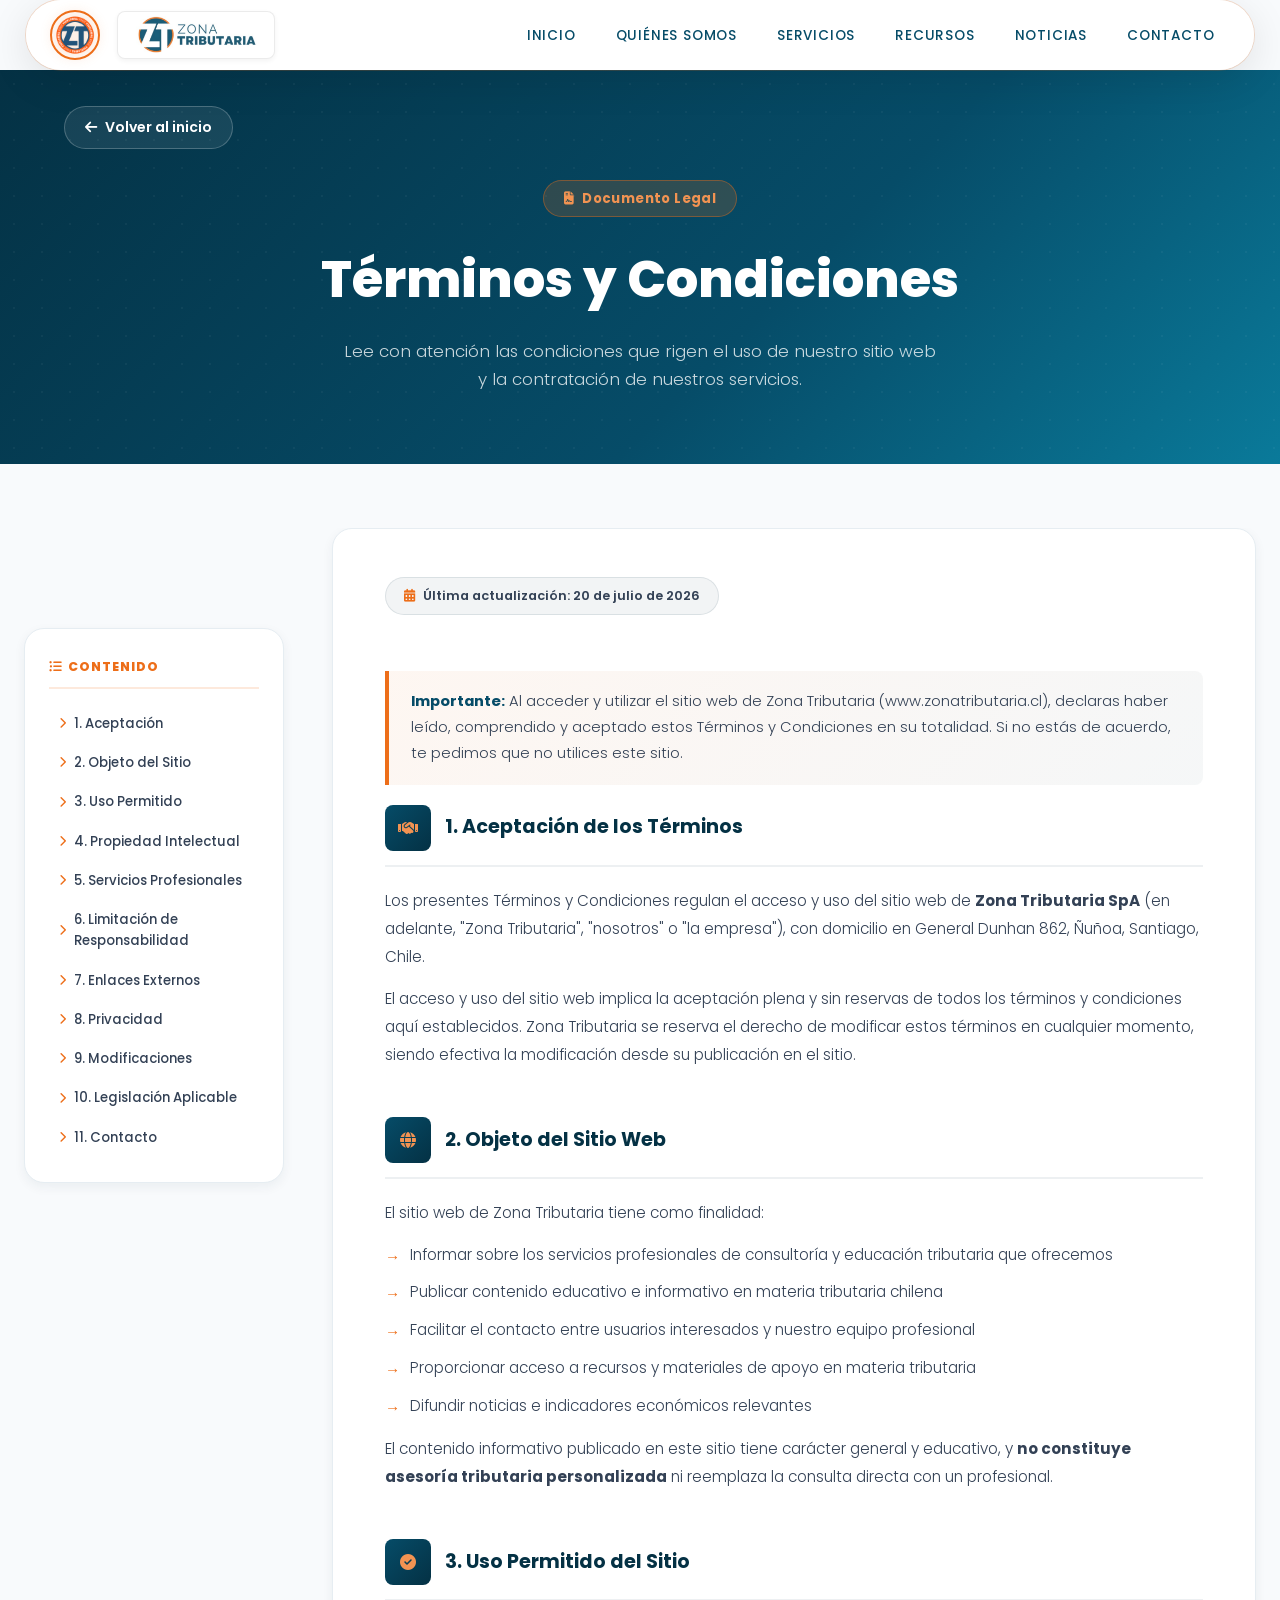
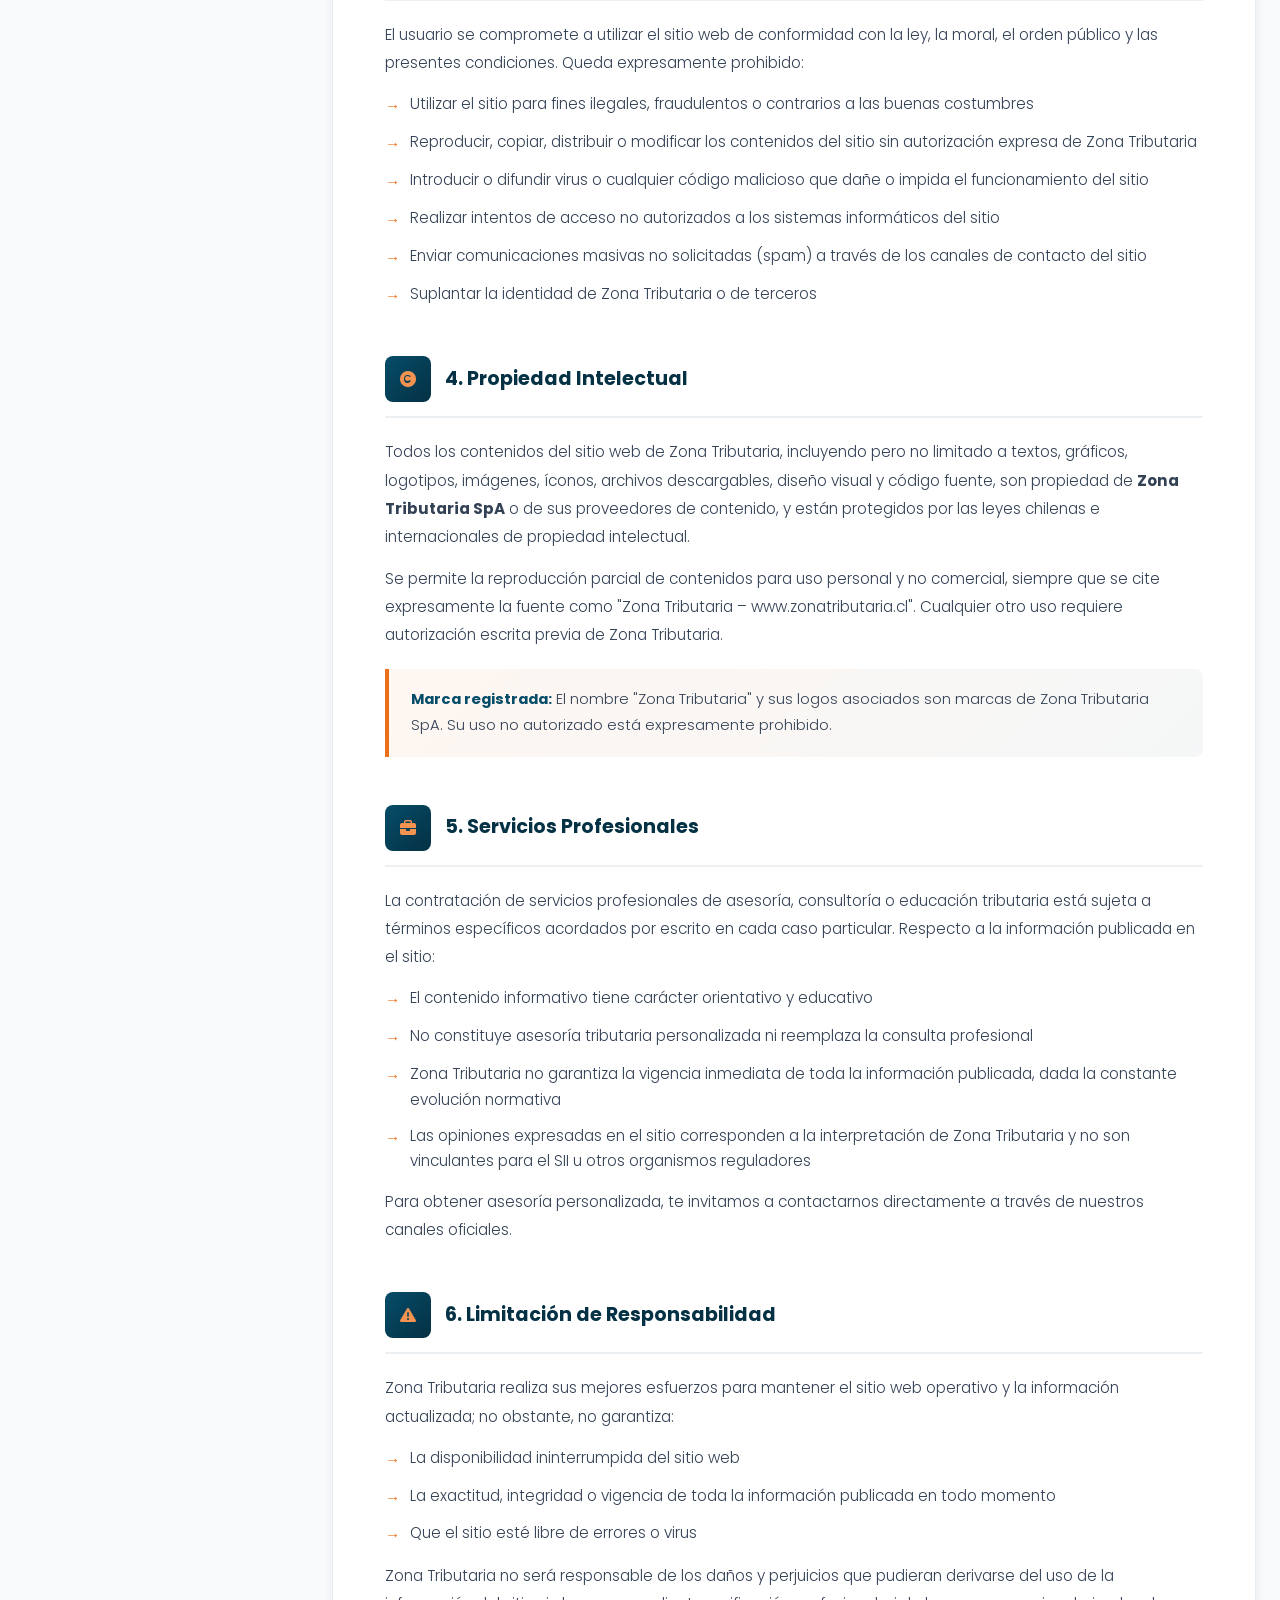
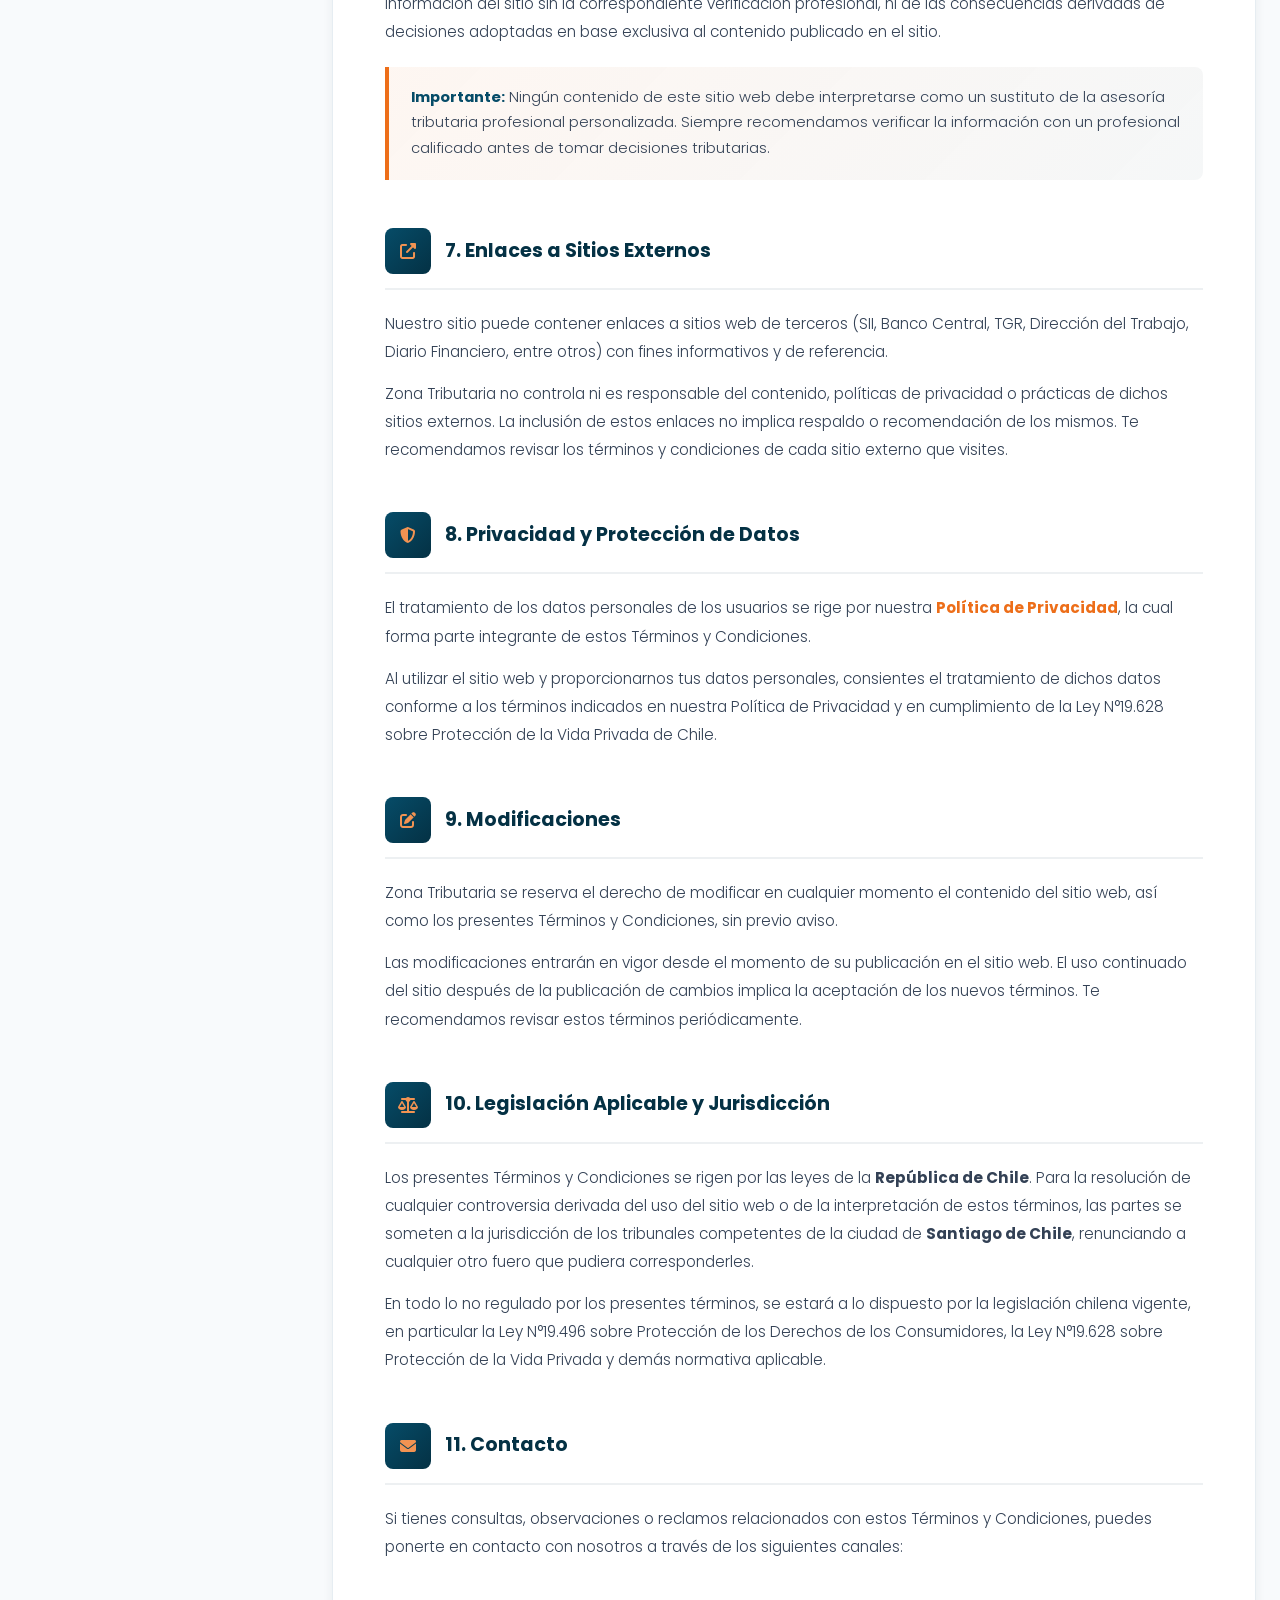
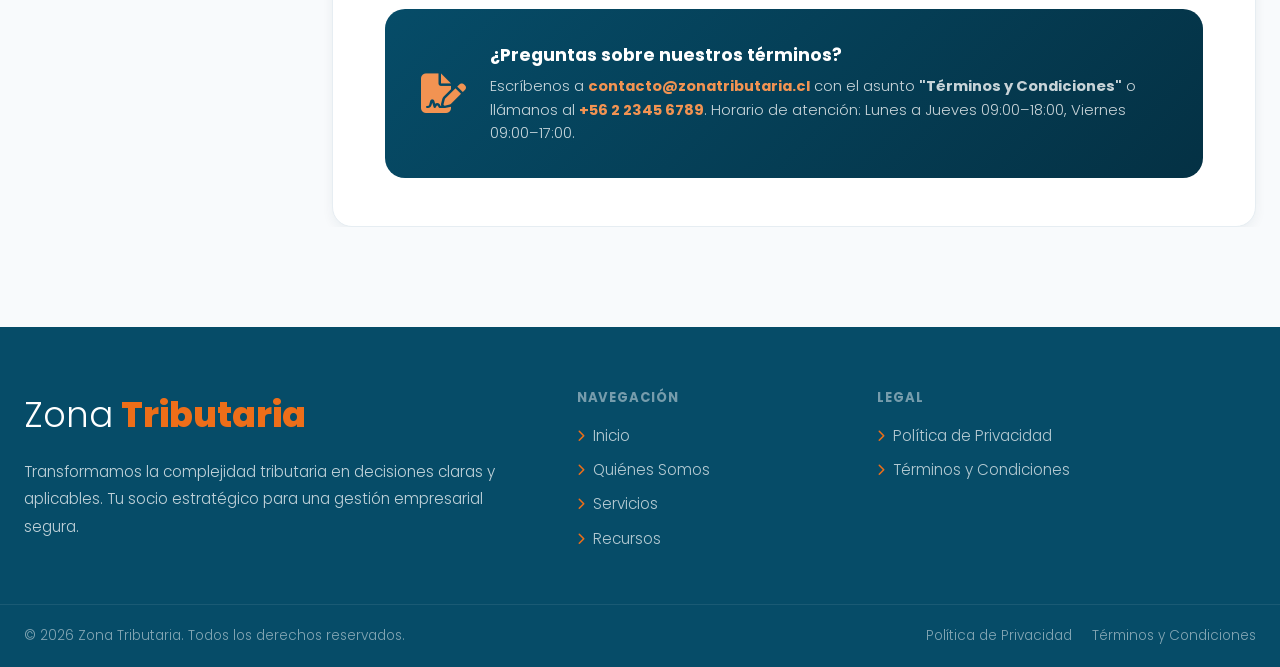
<file: terminos-condiciones.html>
<!DOCTYPE html>
<html lang="es">
<head>
  <meta charset="UTF-8" />
  <meta name="viewport" content="width=device-width, initial-scale=1.0" />
  <meta name="description" content="Términos y Condiciones de uso del sitio web y servicios de Zona Tributaria Chile." />
  <meta name="robots" content="noindex, follow" />
  <title>Términos y Condiciones | Zona Tributaria</title>
  <link rel="preconnect" href="https://fonts.googleapis.com" />
  <link rel="preconnect" href="https://fonts.gstatic.com" crossorigin />
  <link href="https://fonts.googleapis.com/css2?family=Poppins:wght@300;400;500;600;700;800&display=swap" rel="stylesheet" />
  <link rel="stylesheet" href="https://cdnjs.cloudflare.com/ajax/libs/font-awesome/6.5.0/css/all.min.css" />
  <link rel="stylesheet" href="styles.css" />
  <link rel="icon" type="image/png" href="logo_circular.png?v=3" />

  <style>
    body { background: var(--off-white); }

    .legal-hero {
      background: linear-gradient(135deg, var(--secondary) 0%, var(--primary) 60%, #0a7a9a 100%);
      padding: 110px 0 70px;
      text-align: center;
      position: relative;
      overflow: hidden;
    }
    .legal-hero::before {
      content: '';
      position: absolute; inset: 0;
      background-image: radial-gradient(rgba(255,255,255,.04) 1px, transparent 1px);
      background-size: 28px 28px;
      pointer-events: none;
    }
    .legal-hero .back-btn {
      position: absolute; top: 36px; left: 5%;
      display: inline-flex; align-items: center; gap: 8px;
      color: #fff; font-weight: 600; font-size: .88rem;
      background: rgba(255,255,255,.08);
      border: 1px solid rgba(255,255,255,.22);
      padding: 9px 20px; border-radius: 50px;
      transition: var(--transition); text-decoration: none;
    }
    .legal-hero .back-btn:hover {
      background: var(--accent); border-color: var(--accent);
      transform: translateX(-4px);
    }
    .legal-hero h1 {
      color: #fff; font-size: clamp(2rem,5vw,3.2rem);
      font-weight: 800; margin-bottom: 16px;
    }
    .legal-hero .hero-badge {
      display: inline-flex; align-items: center; gap: 8px;
      background: rgba(237,110,25,.18);
      border: 1px solid rgba(237,110,25,.4);
      color: var(--accent-light); padding: 7px 20px;
      border-radius: 100px; font-size: .82rem;
      font-weight: 700; margin-bottom: 22px; letter-spacing: .4px;
    }
    .legal-hero .subtitle {
      color: rgba(255,255,255,.78); font-size: 1.05rem;
      max-width: 600px; margin: 0 auto; line-height: 1.7;
    }

    .legal-main { padding: 64px 0 100px; }
    .legal-layout {
      display: grid;
      grid-template-columns: 260px 1fr;
      gap: 48px; align-items: start;
    }

    .legal-toc {
      position: sticky; top: 100px;
      background: var(--white);
      border-radius: var(--radius-lg);
      padding: 28px 24px;
      border: 1px solid var(--border-light);
      box-shadow: var(--shadow-sm);
    }
    .legal-toc h3 {
      font-size: .78rem; font-weight: 800;
      text-transform: uppercase; letter-spacing: 1px;
      color: var(--accent); margin-bottom: 18px;
      padding-bottom: 10px;
      border-bottom: 2px solid rgba(237,110,25,.15);
    }
    .legal-toc ul { list-style: none; display: flex; flex-direction: column; gap: 6px; }
    .legal-toc ul li a {
      display: flex; align-items: center; gap: 8px;
      font-size: .83rem; color: var(--text-secondary);
      font-weight: 500; padding: 6px 10px;
      border-radius: var(--radius-sm);
      transition: var(--transition); text-decoration: none;
    }
    .legal-toc ul li a:hover {
      background: rgba(237,110,25,.08);
      color: var(--accent); transform: translateX(4px);
    }
    .legal-toc ul li a i { font-size: .7rem; color: var(--accent); flex-shrink: 0; }

    .legal-content {
      background: var(--white);
      border-radius: var(--radius-lg);
      padding: 48px 52px;
      border: 1px solid var(--border-light);
      box-shadow: var(--shadow-sm);
    }
    .legal-update {
      display: inline-flex; align-items: center; gap: 8px;
      background: rgba(4,49,68,.05);
      border: 1px solid rgba(4,49,68,.1);
      color: var(--text-secondary); padding: 8px 18px;
      border-radius: 100px; font-size: .8rem;
      font-weight: 600; margin-bottom: 36px;
    }
    .legal-update i { color: var(--accent); }

    .legal-section { margin-bottom: 48px; }
    .legal-section:last-child { margin-bottom: 0; }
    .legal-section-header {
      display: flex; align-items: center; gap: 14px;
      margin-bottom: 20px; padding-bottom: 14px;
      border-bottom: 2px solid rgba(4,49,68,.07);
    }
    .legal-section-icon {
      width: 46px; height: 46px; flex-shrink: 0;
      background: linear-gradient(135deg, var(--primary), var(--secondary));
      border-radius: var(--radius-sm);
      display: flex; align-items: center; justify-content: center;
      color: var(--accent-light); font-size: 1rem;
    }
    .legal-section h2 { font-size: 1.2rem; font-weight: 700; color: var(--text-primary); }
    .legal-section p {
      font-size: .95rem; color: var(--text-secondary);
      line-height: 1.85; margin-bottom: 14px;
    }
    .legal-section p:last-child { margin-bottom: 0; }
    .legal-section ul {
      list-style: none; display: flex; flex-direction: column;
      gap: 10px; margin: 14px 0;
    }
    .legal-section ul li {
      display: flex; align-items: flex-start; gap: 10px;
      font-size: .95rem; color: var(--text-secondary); line-height: 1.7;
    }
    .legal-section ul li::before {
      content: '→'; color: var(--accent);
      font-weight: 700; flex-shrink: 0; margin-top: 2px;
    }
    .legal-highlight {
      background: linear-gradient(135deg, rgba(237,110,25,.06) 0%, rgba(4,49,68,.04) 100%);
      border-left: 4px solid var(--accent);
      border-radius: 0 var(--radius-sm) var(--radius-sm) 0;
      padding: 18px 22px; margin: 20px 0;
      font-size: .92rem; color: var(--text-secondary); line-height: 1.75;
    }
    .legal-highlight strong { color: var(--primary); }

    .legal-contact-box {
      background: linear-gradient(135deg, var(--primary) 0%, var(--secondary) 100%);
      border-radius: var(--radius-lg);
      padding: 32px 36px; margin-top: 48px;
      display: flex; align-items: center; gap: 24px;
    }
    .legal-contact-box i { font-size: 2.5rem; color: var(--accent-light); flex-shrink: 0; }
    .legal-contact-box h3 { color: #fff; font-size: 1.1rem; margin-bottom: 6px; }
    .legal-contact-box p { color: rgba(255,255,255,.78); font-size: .92rem; margin: 0; }
    .legal-contact-box a { color: var(--accent-light); font-weight: 700; }

    @media (max-width: 900px) {
      .legal-layout { grid-template-columns: 1fr; }
      .legal-toc { position: static; }
      .legal-content { padding: 32px 24px; }
    }
    @media (max-width: 640px) {
      .legal-hero { padding: 80px 0 50px; }
      .legal-hero .back-btn { position: static; display: inline-flex; margin-bottom: 20px; }
      .legal-contact-box { flex-direction: column; text-align: center; }
    }

    .logo-horizontal {
      height: 48px; width: auto; border-radius: 8px; background: #fff;
      padding: 4px 10px; border: 1px solid rgba(0,0,0,.08);
      box-shadow: 0 2px 5px rgba(0,0,0,.05); transition: var(--transition);
    }
    .logo-horizontal:hover { transform: translateY(-2px) scale(1.02); }
  </style>
</head>
<body>

  <!-- NAVBAR -->
  <header class="header scrolled" id="header" style="position:sticky;top:0;background:rgba(255,255,255,.97);">
    <nav class="navbar">
      <a href="index.html" class="nav-brand">
        <img src="logo_circular.png" alt="Zona Tributaria" class="logo-img" style="animation:none;">
        <img src="logo_horizontal.png" alt="Zona Tributaria" class="logo-horizontal" style="margin-left:5px;">
      </a>
      <ul class="nav-menu" style="display:flex;">
        <li><a href="index.html#inicio"    class="nav-link" style="color:var(--primary);">Inicio</a></li>
        <li><a href="index.html#nosotros"  class="nav-link" style="color:var(--primary);">Quiénes Somos</a></li>
        <li><a href="index.html#servicios" class="nav-link" style="color:var(--primary);">Servicios</a></li>
        <li><a href="recursos.html"        class="nav-link" style="color:var(--primary);">Recursos</a></li>
        <li><a href="index.html#noticias"  class="nav-link" style="color:var(--primary);">Noticias</a></li>
        <li><a href="index.html#contacto"  class="nav-link" style="color:var(--primary);">Contacto</a></li>
      </ul>
    </nav>
  </header>

  <!-- HERO -->
  <section class="legal-hero">
    <a href="index.html" class="back-btn"><i class="fas fa-arrow-left"></i> Volver al inicio</a>
    <div class="container">
      <div class="hero-badge"><i class="fas fa-file-contract"></i> Documento Legal</div>
      <h1>Términos y Condiciones</h1>
      <p class="subtitle">Lee con atención las condiciones que rigen el uso de nuestro sitio web y la contratación de nuestros servicios.</p>
    </div>
  </section>

  <!-- MAIN -->
  <main class="legal-main">
    <div class="container">
      <div class="legal-layout">

        <!-- TOC -->
        <aside class="legal-toc">
          <h3><i class="fas fa-list-ul"></i> &nbsp;Contenido</h3>
          <ul>
            <li><a href="#aceptacion"><i class="fas fa-chevron-right"></i> 1. Aceptación</a></li>
            <li><a href="#objeto"><i class="fas fa-chevron-right"></i> 2. Objeto del Sitio</a></li>
            <li><a href="#uso-permitido"><i class="fas fa-chevron-right"></i> 3. Uso Permitido</a></li>
            <li><a href="#propiedad"><i class="fas fa-chevron-right"></i> 4. Propiedad Intelectual</a></li>
            <li><a href="#servicios-tc"><i class="fas fa-chevron-right"></i> 5. Servicios Profesionales</a></li>
            <li><a href="#responsabilidad"><i class="fas fa-chevron-right"></i> 6. Limitación de Responsabilidad</a></li>
            <li><a href="#enlaces"><i class="fas fa-chevron-right"></i> 7. Enlaces Externos</a></li>
            <li><a href="#privacidad-tc"><i class="fas fa-chevron-right"></i> 8. Privacidad</a></li>
            <li><a href="#modificaciones"><i class="fas fa-chevron-right"></i> 9. Modificaciones</a></li>
            <li><a href="#legislacion"><i class="fas fa-chevron-right"></i> 10. Legislación Aplicable</a></li>
            <li><a href="#contacto-tc"><i class="fas fa-chevron-right"></i> 11. Contacto</a></li>
          </ul>
        </aside>

        <!-- Content -->
        <div class="legal-content">
          <div class="legal-update"><i class="fas fa-calendar-alt"></i> Última actualización: 20 de julio de 2026</div>

          <div class="legal-highlight">
            <strong>Importante:</strong> Al acceder y utilizar el sitio web de Zona Tributaria (www.zonatributaria.cl), declaras haber leído, comprendido y aceptado estos Términos y Condiciones en su totalidad. Si no estás de acuerdo, te pedimos que no utilices este sitio.
          </div>

          <div class="legal-section" id="aceptacion">
            <div class="legal-section-header">
              <div class="legal-section-icon"><i class="fas fa-handshake"></i></div>
              <h2>1. Aceptación de los Términos</h2>
            </div>
            <p>Los presentes Términos y Condiciones regulan el acceso y uso del sitio web de <strong>Zona Tributaria SpA</strong> (en adelante, "Zona Tributaria", "nosotros" o "la empresa"), con domicilio en General Dunhan 862, Ñuñoa, Santiago, Chile.</p>
            <p>El acceso y uso del sitio web implica la aceptación plena y sin reservas de todos los términos y condiciones aquí establecidos. Zona Tributaria se reserva el derecho de modificar estos términos en cualquier momento, siendo efectiva la modificación desde su publicación en el sitio.</p>
          </div>

          <div class="legal-section" id="objeto">
            <div class="legal-section-header">
              <div class="legal-section-icon"><i class="fas fa-globe"></i></div>
              <h2>2. Objeto del Sitio Web</h2>
            </div>
            <p>El sitio web de Zona Tributaria tiene como finalidad:</p>
            <ul>
              <li>Informar sobre los servicios profesionales de consultoría y educación tributaria que ofrecemos</li>
              <li>Publicar contenido educativo e informativo en materia tributaria chilena</li>
              <li>Facilitar el contacto entre usuarios interesados y nuestro equipo profesional</li>
              <li>Proporcionar acceso a recursos y materiales de apoyo en materia tributaria</li>
              <li>Difundir noticias e indicadores económicos relevantes</li>
            </ul>
            <p>El contenido informativo publicado en este sitio tiene carácter general y educativo, y <strong>no constituye asesoría tributaria personalizada</strong> ni reemplaza la consulta directa con un profesional.</p>
          </div>

          <div class="legal-section" id="uso-permitido">
            <div class="legal-section-header">
              <div class="legal-section-icon"><i class="fas fa-check-circle"></i></div>
              <h2>3. Uso Permitido del Sitio</h2>
            </div>
            <p>El usuario se compromete a utilizar el sitio web de conformidad con la ley, la moral, el orden público y las presentes condiciones. Queda expresamente prohibido:</p>
            <ul>
              <li>Utilizar el sitio para fines ilegales, fraudulentos o contrarios a las buenas costumbres</li>
              <li>Reproducir, copiar, distribuir o modificar los contenidos del sitio sin autorización expresa de Zona Tributaria</li>
              <li>Introducir o difundir virus o cualquier código malicioso que dañe o impida el funcionamiento del sitio</li>
              <li>Realizar intentos de acceso no autorizados a los sistemas informáticos del sitio</li>
              <li>Enviar comunicaciones masivas no solicitadas (spam) a través de los canales de contacto del sitio</li>
              <li>Suplantar la identidad de Zona Tributaria o de terceros</li>
            </ul>
          </div>

          <div class="legal-section" id="propiedad">
            <div class="legal-section-header">
              <div class="legal-section-icon"><i class="fas fa-copyright"></i></div>
              <h2>4. Propiedad Intelectual</h2>
            </div>
            <p>Todos los contenidos del sitio web de Zona Tributaria, incluyendo pero no limitado a textos, gráficos, logotipos, imágenes, íconos, archivos descargables, diseño visual y código fuente, son propiedad de <strong>Zona Tributaria SpA</strong> o de sus proveedores de contenido, y están protegidos por las leyes chilenas e internacionales de propiedad intelectual.</p>
            <p>Se permite la reproducción parcial de contenidos para uso personal y no comercial, siempre que se cite expresamente la fuente como "Zona Tributaria – www.zonatributaria.cl". Cualquier otro uso requiere autorización escrita previa de Zona Tributaria.</p>
            <div class="legal-highlight">
              <strong>Marca registrada:</strong> El nombre "Zona Tributaria" y sus logos asociados son marcas de Zona Tributaria SpA. Su uso no autorizado está expresamente prohibido.
            </div>
          </div>

          <div class="legal-section" id="servicios-tc">
            <div class="legal-section-header">
              <div class="legal-section-icon"><i class="fas fa-briefcase"></i></div>
              <h2>5. Servicios Profesionales</h2>
            </div>
            <p>La contratación de servicios profesionales de asesoría, consultoría o educación tributaria está sujeta a términos específicos acordados por escrito en cada caso particular. Respecto a la información publicada en el sitio:</p>
            <ul>
              <li>El contenido informativo tiene carácter orientativo y educativo</li>
              <li>No constituye asesoría tributaria personalizada ni reemplaza la consulta profesional</li>
              <li>Zona Tributaria no garantiza la vigencia inmediata de toda la información publicada, dada la constante evolución normativa</li>
              <li>Las opiniones expresadas en el sitio corresponden a la interpretación de Zona Tributaria y no son vinculantes para el SII u otros organismos reguladores</li>
            </ul>
            <p>Para obtener asesoría personalizada, te invitamos a contactarnos directamente a través de nuestros canales oficiales.</p>
          </div>

          <div class="legal-section" id="responsabilidad">
            <div class="legal-section-header">
              <div class="legal-section-icon"><i class="fas fa-exclamation-triangle"></i></div>
              <h2>6. Limitación de Responsabilidad</h2>
            </div>
            <p>Zona Tributaria realiza sus mejores esfuerzos para mantener el sitio web operativo y la información actualizada; no obstante, no garantiza:</p>
            <ul>
              <li>La disponibilidad ininterrumpida del sitio web</li>
              <li>La exactitud, integridad o vigencia de toda la información publicada en todo momento</li>
              <li>Que el sitio esté libre de errores o virus</li>
            </ul>
            <p>Zona Tributaria no será responsable de los daños y perjuicios que pudieran derivarse del uso de la información del sitio sin la correspondiente verificación profesional, ni de las consecuencias derivadas de decisiones adoptadas en base exclusiva al contenido publicado en el sitio.</p>
            <div class="legal-highlight">
              <strong>Importante:</strong> Ningún contenido de este sitio web debe interpretarse como un sustituto de la asesoría tributaria profesional personalizada. Siempre recomendamos verificar la información con un profesional calificado antes de tomar decisiones tributarias.
            </div>
          </div>

          <div class="legal-section" id="enlaces">
            <div class="legal-section-header">
              <div class="legal-section-icon"><i class="fas fa-external-link-alt"></i></div>
              <h2>7. Enlaces a Sitios Externos</h2>
            </div>
            <p>Nuestro sitio puede contener enlaces a sitios web de terceros (SII, Banco Central, TGR, Dirección del Trabajo, Diario Financiero, entre otros) con fines informativos y de referencia.</p>
            <p>Zona Tributaria no controla ni es responsable del contenido, políticas de privacidad o prácticas de dichos sitios externos. La inclusión de estos enlaces no implica respaldo o recomendación de los mismos. Te recomendamos revisar los términos y condiciones de cada sitio externo que visites.</p>
          </div>

          <div class="legal-section" id="privacidad-tc">
            <div class="legal-section-header">
              <div class="legal-section-icon"><i class="fas fa-shield-alt"></i></div>
              <h2>8. Privacidad y Protección de Datos</h2>
            </div>
            <p>El tratamiento de los datos personales de los usuarios se rige por nuestra <a href="politica-privacidad.html" style="color:var(--accent);font-weight:700;">Política de Privacidad</a>, la cual forma parte integrante de estos Términos y Condiciones.</p>
            <p>Al utilizar el sitio web y proporcionarnos tus datos personales, consientes el tratamiento de dichos datos conforme a los términos indicados en nuestra Política de Privacidad y en cumplimiento de la Ley N°19.628 sobre Protección de la Vida Privada de Chile.</p>
          </div>

          <div class="legal-section" id="modificaciones">
            <div class="legal-section-header">
              <div class="legal-section-icon"><i class="fas fa-edit"></i></div>
              <h2>9. Modificaciones</h2>
            </div>
            <p>Zona Tributaria se reserva el derecho de modificar en cualquier momento el contenido del sitio web, así como los presentes Términos y Condiciones, sin previo aviso.</p>
            <p>Las modificaciones entrarán en vigor desde el momento de su publicación en el sitio web. El uso continuado del sitio después de la publicación de cambios implica la aceptación de los nuevos términos. Te recomendamos revisar estos términos periódicamente.</p>
          </div>

          <div class="legal-section" id="legislacion">
            <div class="legal-section-header">
              <div class="legal-section-icon"><i class="fas fa-balance-scale"></i></div>
              <h2>10. Legislación Aplicable y Jurisdicción</h2>
            </div>
            <p>Los presentes Términos y Condiciones se rigen por las leyes de la <strong>República de Chile</strong>. Para la resolución de cualquier controversia derivada del uso del sitio web o de la interpretación de estos términos, las partes se someten a la jurisdicción de los tribunales competentes de la ciudad de <strong>Santiago de Chile</strong>, renunciando a cualquier otro fuero que pudiera corresponderles.</p>
            <p>En todo lo no regulado por los presentes términos, se estará a lo dispuesto por la legislación chilena vigente, en particular la Ley N°19.496 sobre Protección de los Derechos de los Consumidores, la Ley N°19.628 sobre Protección de la Vida Privada y demás normativa aplicable.</p>
          </div>

          <div class="legal-section" id="contacto-tc">
            <div class="legal-section-header">
              <div class="legal-section-icon"><i class="fas fa-envelope"></i></div>
              <h2>11. Contacto</h2>
            </div>
            <p>Si tienes consultas, observaciones o reclamos relacionados con estos Términos y Condiciones, puedes ponerte en contacto con nosotros a través de los siguientes canales:</p>
          </div>

          <div class="legal-contact-box">
            <i class="fas fa-file-signature"></i>
            <div>
              <h3>¿Preguntas sobre nuestros términos?</h3>
              <p>Escríbenos a <a href="mailto:contacto@zonatributaria.cl">contacto@zonatributaria.cl</a> con el asunto <strong>"Términos y Condiciones"</strong> o llámanos al <a href="tel:+56223456789">+56 2 2345 6789</a>. Horario de atención: Lunes a Jueves 09:00–18:00, Viernes 09:00–17:00.</p>
            </div>
          </div>

        </div>
      </div>
    </div>
  </main>

  <!-- FOOTER -->
  <footer class="footer">
    <div class="footer-top">
      <div class="container">
        <div class="footer-grid">
          <div class="footer-brand">
            <h3 class="footer-text-logo"><span class="brand-zona">Zona</span> <span class="brand-tributaria">Tributaria</span></h3>
            <p class="footer-tagline">Transformamos la complejidad tributaria en decisiones claras y aplicables. Tu socio estratégico para una gestión empresarial segura.</p>
          </div>
          <div class="footer-links-col">
            <h4>Navegación</h4>
            <ul>
              <li><a href="index.html#inicio"><i class="fas fa-chevron-right"></i> Inicio</a></li>
              <li><a href="index.html#nosotros"><i class="fas fa-chevron-right"></i> Quiénes Somos</a></li>
              <li><a href="index.html#servicios"><i class="fas fa-chevron-right"></i> Servicios</a></li>
              <li><a href="recursos.html"><i class="fas fa-chevron-right"></i> Recursos</a></li>
            </ul>
          </div>
          <div class="footer-links-col">
            <h4>Legal</h4>
            <ul>
              <li><a href="politica-privacidad.html"><i class="fas fa-chevron-right"></i> Política de Privacidad</a></li>
              <li><a href="terminos-condiciones.html"><i class="fas fa-chevron-right"></i> Términos y Condiciones</a></li>
            </ul>
          </div>
        </div>
      </div>
    </div>
    <div class="footer-bottom">
      <div class="container">
        <div class="footer-bottom-flex">
          <p>&copy; 2026 Zona Tributaria. Todos los derechos reservados.</p>
          <div class="footer-bottom-links">
            <a href="politica-privacidad.html">Política de Privacidad</a>
            <a href="terminos-condiciones.html">Términos y Condiciones</a>
          </div>
        </div>
      </div>
    </div>
  </footer>

</body>
</html>
</file>
<file: styles.css>
/* ============================================
   ZONA TRIBUTARIA CHILE - Premium Stylesheet
   ============================================ */

/* ---- CSS Custom Properties ---- */
:root {
  --primary: #064C68;
  --primary-light: #09688F;
  --secondary: #043144;
  --accent: #ED6E19;
  --accent-light: #F29352;
  --accent-gold: #ED6E19;
  --text-primary: #043144;
  --text-secondary: #334155;
  --text-light: #526071;
  --link-color: #ED6E19;
  --white: #ffffff;
  --off-white: #f8fafc;
  --surface: #ffffff;
  --border: #d8e2e9;
  --border-light: #e6edf2;
  --shadow-sm: 0 4px 12px rgba(4,49,68,.06);
  --shadow-md: 0 8px 24px rgba(4,49,68,.08);
  --shadow-lg: 0 12px 48px rgba(4,49,68,.12);
  --shadow-xl: 0 24px 80px rgba(4,49,68,.16);
  --accent-glow: 0 0 24px rgba(237, 110, 25, 0.15);
  --radius-sm: 8px;
  --radius-md: 16px;
  --radius-lg: 20px;
  --radius-xl: 32px;
  --transition: all .3s cubic-bezier(.4,0,.2,1);
  --font-primary: 'Poppins', sans-serif;
  --font-display: 'Poppins', sans-serif;
  --nav-height: 80px;
}

/* ---- Reset & Base ---- */
*, *::before, *::after { box-sizing: border-box; margin: 0; padding: 0; }
html { scroll-behavior: smooth; scroll-padding-top: var(--nav-height); }
body {
  font-family: var(--font-primary);
  color: var(--text-primary);
  background: var(--white);
  line-height: 1.6;
  overflow-x: hidden;
  font-weight: 300;
}
.brand-zona { font-weight: 300; }
.brand-tributaria { font-weight: 800; }
img { max-width: 100%; display: block; }
a { text-decoration: none; color: inherit; }
ul { list-style: none; }
input, textarea, select, button { font-family: var(--font-primary); }

/* ---- Scrollbar ---- */
::-webkit-scrollbar { width: 8px; }
::-webkit-scrollbar-track { background: var(--primary); }
::-webkit-scrollbar-thumb { background: var(--accent); border-radius: 4px; }
::-webkit-scrollbar-thumb:hover { background: var(--accent-light); }

/* ============================================
   SOCIAL MEDIA PILL SIDEBAR (Left)
   ============================================ */
.social-sidebar {
  position: fixed;
  left: 0;
  top: 50%;
  transform: translateY(-50%);
  z-index: 900;
  display: flex;
  flex-direction: column;
  align-items: flex-start;
}

.social-sidebar-links {
  display: flex;
  flex-direction: column;
  gap: 4px;
}

.social-link {
  width: 44px;
  height: 44px;
  border-radius: 0 var(--radius-md) var(--radius-md) 0;
  display: flex;
  align-items: center;
  justify-content: center;
  color: var(--primary);
  background: var(--accent);
  font-size: .95rem;
  transition: var(--transition);
  box-shadow: var(--shadow-sm);
  position: relative;
  overflow: hidden;
  border-right: 2px solid var(--accent-light);
}
.social-link:hover { width: 52px; background: var(--accent-light); }
.social-link.facebook, .social-link.instagram, .social-link.twitter, .social-link.linkedin, .social-link.youtube { background: var(--accent); }

/* ============================================
   WHATSAPP FAB
   ============================================ */
.whatsapp-fab {
  position: fixed;
  bottom: 28px;
  right: 28px;
  z-index: 900;
  width: 62px;
  height: 62px;
  background: linear-gradient(135deg, #25d366, #128c7e);
  border-radius: 50%;
  display: flex;
  align-items: center;
  justify-content: center;
  color: #fff;
  font-size: 1.8rem;
  box-shadow: 0 6px 24px rgba(37,211,102,.45);
  transition: var(--transition);
  animation: pulse-wa 3s infinite;
}
.whatsapp-fab::after {
  content: '';
  position: absolute;
  inset: -4px;
  border-radius: 50%;
  background: inherit;
  opacity: 0.4;
  z-index: -1;
  animation: pulse-wa-glow 3s infinite;
}
.whatsapp-fab:hover {
  transform: scale(1.1) translateY(-3px);
  box-shadow: 0 10px 32px rgba(37,211,102,.55);
  animation: none;
}
.whatsapp-tooltip {
  position: absolute;
  right: 72px;
  top: 50%;
  transform: translateY(-50%);
  background: var(--primary);
  color: #fff;
  padding: 6px 14px;
  border-radius: var(--radius-sm);
  font-size: .8rem;
  font-weight: 600;
  white-space: nowrap;
  opacity: 0;
  pointer-events: none;
  transition: opacity .25s;
}
.whatsapp-tooltip::after {
  content: '';
  position: absolute;
  left: 100%;
  top: 50%;
  transform: translateY(-50%);
  border: 6px solid transparent;
  border-left-color: var(--primary);
}
.whatsapp-fab:hover .whatsapp-tooltip { opacity: 1; }

@keyframes pulse-wa {
  0%, 100% { transform: scale(1); }
  50%       { transform: scale(1.05); }
}
@keyframes pulse-wa-glow {
  0% { transform: scale(1); opacity: 0.6; }
  100% { transform: scale(1.5); opacity: 0; }
}

/* ============================================
   HEADER / NAVBAR
   ============================================ */
.header {
  position: fixed;
  top: 0; left: 0; right: 0;
  z-index: 1000;
  height: var(--nav-height);
  background: rgba(6, 76, 104, 0.85);
  backdrop-filter: blur(24px);
  -webkit-backdrop-filter: blur(24px);
  border-bottom: 1px solid rgba(255, 255, 255, 0.1);
  transition: all 0.4s cubic-bezier(0.16, 1, 0.3, 1);
  animation: nav-reveal 1s ease-out both;
}

@keyframes nav-reveal {
  from { transform: translateY(-100%); opacity: 0; }
  to { transform: translateY(0); opacity: 1; }
}
.header.scrolled {
  top: 15px;
  left: 2%;
  right: 2%;
  width: 96%;
  margin: 0 auto;
  border-radius: 50px;
  background: rgba(255, 255, 255, 0.95);
  box-shadow: 0 10px 40px rgba(0, 0, 0, 0.1), 0 0 0 1px rgba(237, 110, 25, 0.2);
  height: 70px;
  overflow: visible; /* Permite que el menú móvil se vea */
}

.header.scrolled::before {
  content: '';
  position: absolute;
  top: 0; left: -100%;
  width: 50%;
  height: 2px;
  background: linear-gradient(90deg, transparent, var(--accent), transparent);
  animation: border-beam 4s infinite linear;
  clip-path: inset(0 0 0 0 round 50px); /* Mantiene el rayo dentro de la forma de cápsula */
}

@keyframes border-beam {
  0% { left: -100%; }
  100% { left: 200%; }
}
.header.scrolled .nav-link {
  color: var(--primary);
  font-weight: 500;
}
.header.scrolled .nav-link:hover, .header.scrolled .nav-link.active {
  color: var(--accent);
}
.header.scrolled .nav-toggle span {
  background: var(--primary);
}
.navbar {
  max-width: 1280px;
  margin: 0 auto;
  padding: 0 24px;
  height: 100%;
  display: flex;
  align-items: center;
  justify-content: space-between;
  gap: 24px;
}
.nav-brand {
  display: flex;
  align-items: center;
  gap: 12px;
  cursor: pointer;
  height: 100%;
  transition: var(--transition);
  perspective: 1000px; /* Necesario para el efecto 3D */
}

.nav-brand:hover {
  transform: scale(1.1);
}

.logo-img {
  height: 50px;
  width: 50px;
  display: block;
  object-fit: cover;
  border-radius: 50%;
  animation: logo-spin-3d 8s linear infinite;
  filter: drop-shadow(0 0 5px rgba(237, 110, 25, 0.2));
  transition: var(--transition);
  border: 2px solid var(--accent);
  flex-shrink: 0;
}



.logo-banner {
  height: 45px;
  width: auto;
  display: block;
  object-fit: contain;
  transition: var(--transition);
  filter: drop-shadow(0 0 8px rgba(237, 110, 25, 0.2));
}

.nav-brand:hover .logo-img {
  animation-duration: 3s;
  filter: drop-shadow(0 0 15px rgba(237, 110, 25, 0.7));
  box-shadow: 0 0 20px rgba(237, 110, 25, 0.3);
}

.nav-brand:hover .logo-banner {
  filter: drop-shadow(0 0 12px rgba(237, 110, 25, 0.5));
}

@keyframes logo-spin-3d {
  from { transform: rotateY(0deg); }
  to { transform: rotateY(360deg); }
}

.footer-logo {
  display: flex;
  align-items: center;
  gap: 15px;
  margin-bottom: 20px;
  transition: var(--transition);
  perspective: 1000px;
}

.footer-logo:hover {
  transform: scale(1.1);
}

.logo-img-footer {
  height: 60px;
  width: 60px;
  display: block;
  object-fit: cover;
  border-radius: 50%;
  border: 2px solid var(--accent);
  animation: logo-spin-3d 12s linear infinite;
  opacity: 0.8;
  transition: var(--transition);
}

.logo-banner-footer {
  height: 55px;
  width: auto;
  object-fit: contain;
  opacity: 0.8;
  transition: var(--transition);
}

.footer-logo:hover .logo-img-footer,
.footer-logo:hover .logo-banner-footer {
  opacity: 1;
}

.footer-logo:hover .logo-img-footer {
  opacity: 1;
  filter: drop-shadow(0 0 15px rgba(237, 110, 25, 0.5));
}

.nav-menu {
  display: flex;
  align-items: center;
  gap: 8px;
}
.nav-link {
  font-size: .85rem;
  font-weight: 500;
  color: #ffffff;
  text-transform: uppercase;
  letter-spacing: .8px;
  transition: var(--transition);
  position: relative;
  padding: 8px 16px;
  border-radius: 100px;
  z-index: 1;
}

.nav-link::after {
  content: '';
  position: absolute;
  bottom: 5px;
  left: 50%;
  width: 0;
  height: 2px;
  background: var(--accent);
  transition: all 0.3s ease;
  transform: translateX(-50%);
  border-radius: 2px;
  box-shadow: 0 0 8px var(--accent);
}

.nav-link:hover::after, .nav-link.active::after {
  width: 20px;
}

.nav-link::before {
  content: '';
  position: absolute;
  inset: 0;
  background: rgba(237, 110, 25, 0.1);
  border-radius: 100px;
  transform: scale(0.8);
  opacity: 0;
  transition: all 0.4s cubic-bezier(0.175, 0.885, 0.32, 1.275);
  z-index: -1;
}

.nav-link:hover::before, .nav-link.active::before { 
  transform: scale(1);
  opacity: 1;
}

.nav-link:hover span {
  transform: translateY(-5px);
  color: var(--accent-light);
  text-shadow: 0 5px 15px rgba(237, 110, 25, 0.4);
}

.nav-link.active span {
  color: var(--accent-light);
}

.nav-link span {
  display: inline-block;
  pointer-events: none;
}

.nav-toggle {
  display: none;
  flex-direction: column;
  gap: 5px;
  background: none;
  border: none;
  cursor: pointer;
  padding: 4px;
}
.nav-toggle span {
  display: block;
  width: 24px; height: 2px;
  background: #fff;
  border-radius: 2px;
  transition: var(--transition);
}

/* ============================================
   HERO SECTION
   ============================================ */
.hero {
  min-height: 100vh;
  background: linear-gradient(135deg, #021822 0%, #043144 40%, #064C68 70%, #021822 100%);
  display: flex;
  flex-direction: column;
  align-items: center;
  justify-content: center;
  position: relative;
  overflow: hidden;
  padding: calc(var(--nav-height) + 40px) 24px 80px;
  text-align: center;
}

.hero-slider {
  position: absolute;
  inset: 0;
  z-index: 0;
  overflow: hidden;
  background: #043144;
}
.hero-slider .slide {
  position: absolute;
  inset: 0;
  background-size: cover;
  background-position: center;
  background-repeat: no-repeat;
  opacity: 0;
  transition: opacity 1.5s ease-in-out, transform 6s linear;
  transform: scale(1.05);
}
.hero-slider .slide.active {
  opacity: 1;
  transform: scale(1);
}
.hero-overlay {
  position: absolute;
  inset: 0;
  background: linear-gradient(135deg, rgba(2,24,34,0.92) 0%, rgba(4,49,68,0.85) 40%, rgba(2,24,34,0.95) 100%);
  z-index: 1;
}

.hero-overlay-dynamic {
  position: absolute;
  inset: 0;
  background: linear-gradient(135deg, rgba(2,24,34,0.92) 0%, rgba(4,49,68,0.7) 40%, rgba(2,24,34,0.95) 100%);
  z-index: 1;
}

.hero-blobs {
  position: absolute;
  inset: 0;
  z-index: 1;
  overflow: hidden;
  pointer-events: none;
}

.blob {
  position: absolute;
  filter: blur(80px);
  border-radius: 50%;
  opacity: 0.4;
  animation: float 10s infinite ease-in-out alternate;
}

.blob-1 {
  width: 400px;
  height: 400px;
  background: var(--accent);
  top: -100px;
  left: -100px;
}

.blob-2 {
  width: 300px;
  height: 300px;
  background: var(--primary-light);
  bottom: -50px;
  right: -50px;
  animation-delay: -5s;
}

@keyframes float {
  0% { transform: translate(0, 0) scale(1); }
  100% { transform: translate(30px, 50px) scale(1.1); }
}

.hero-content {
  position: relative;
  z-index: 2;
  max-width: 860px;
  margin: 0 auto;
}
.hero-badge {
  display: inline-flex;
  align-items: center;
  gap: 8px;
  background: rgba(237,110,25,.15);
  border: 1px solid rgba(237,110,25,.35);
  color: var(--accent-light);
  padding: 8px 20px;
  border-radius: 100px;
  font-size: .85rem;
  font-weight: 600;
  margin-bottom: 28px;
  letter-spacing: .3px;
  animation: fadeInDown .8s ease both;
}
.hero-title {
  font-family: var(--font-display);
  font-size: clamp(2.4rem, 6vw, 4.5rem);
  font-weight: 800;
  color: #fff;
  line-height: 1.15;
  margin-bottom: 24px;
  animation: fadeInUp .8s ease .2s both;
}
.hero-highlight {
  background: linear-gradient(135deg, var(--accent), var(--accent-light));
  -webkit-background-clip: text;
  -webkit-text-fill-color: transparent;
  background-clip: text;
  font-weight: 800;
}

.glow-text {
  text-shadow: 0 0 20px rgba(237, 110, 25, 0.4);
}

.hero-subtitle {
  font-size: clamp(.95rem, 2vw, 1.15rem);
  color: rgba(255,255,255,.72);
  max-width: 600px;
  margin: 0 auto 36px;
  line-height: 1.75;
  animation: fadeInUp .8s ease .3s both;
}

.main-subtitle {
  font-weight: 600;
  font-size: 1.4rem;
  color: #fff;
  margin-bottom: 15px;
}

.secondary-subtitle {
  font-size: 1.1rem;
  max-width: 650px;
}

.hero-actions {
  display: flex;
  gap: 16px;
  justify-content: center;
  flex-wrap: wrap;
  margin-bottom: 52px;
  animation: fadeInUp .8s ease .45s both;
}

.pulse-btn {
  position: relative;
  overflow: hidden;
}

.pulse-btn::after {
  content: '';
  position: absolute;
  top: 50%;
  left: 50%;
  width: 300%;
  padding-top: 300%;
  background: rgba(255, 255, 255, 0.2);
  border-radius: 50%;
  transform: translate(-50%, -50%) scale(0);
  transition: transform 0.6s ease-out;
}

.pulse-btn:hover::after {
  transform: translate(-50%, -50%) scale(1);
}

.glass-btn {
  background: rgba(255, 255, 255, 0.1);
  backdrop-filter: blur(10px);
  -webkit-backdrop-filter: blur(10px);
  border: 1px solid rgba(255, 255, 255, 0.2);
}

.glass-btn:hover {
  background: rgba(255, 255, 255, 0.2);
  border-color: rgba(255, 255, 255, 0.4);
}

.hero-stats-row {
  display: flex;
  justify-content: center;
  gap: 20px;
  flex-wrap: wrap;
  margin-top: 40px;
  animation: fadeInUp .8s ease .6s both;
}

.hero-stat-card {
  display: flex;
  align-items: center;
  gap: 15px;
  padding: 15px 25px;
  border-radius: var(--radius-lg);
  background: rgba(255, 255, 255, 0.05);
  backdrop-filter: blur(12px);
  -webkit-backdrop-filter: blur(12px);
  border: 1px solid rgba(255, 255, 255, 0.1);
  box-shadow: 0 8px 32px rgba(0, 0, 0, 0.2);
  transition: transform 0.3s ease, border-color 0.3s ease;
}

.hero-stat-card:hover {
  transform: translateY(-5px);
  border-color: rgba(237, 110, 25, 0.5);
  background: rgba(255, 255, 255, 0.08);
}

.stat-icon-wrapper {
  width: 45px;
  height: 45px;
  border-radius: 50%;
  background: rgba(237, 110, 25, 0.15);
  display: flex;
  justify-content: center;
  align-items: center;
  color: var(--accent);
  font-size: 1.2rem;
}

.stat-info {
  display: flex;
  flex-direction: column;
  text-align: left;
}

.stat-val {
  font-weight: 700;
  font-size: 1.3rem;
  color: #fff;
  line-height: 1.1;
}

.stat-text {
  font-size: 0.8rem;
  color: rgba(255, 255, 255, 0.7);
  text-transform: uppercase;
  letter-spacing: 0.5px;
}

.hero-scroll-indicator {
  position: absolute;
  bottom: 28px; left: 50%;
  transform: translateX(-50%);
  display: flex;
  flex-direction: column;
  align-items: center;
  gap: 8px;
  color: rgba(255,255,255,.4);
  font-size: .7rem;
  letter-spacing: .5px;
  text-transform: uppercase;
  animation: fadeIn 1s ease 1.2s both;
}
.scroll-mouse {
  width: 20px; height: 30px;
  border: 2px solid rgba(255,255,255,.3);
  border-radius: 10px;
  display: flex;
  justify-content: center;
  padding-top: 5px;
}
.scroll-wheel {
  width: 3px; height: 6px;
  background: rgba(255,255,255,.5);
  border-radius: 2px;
  animation: scroll-anim 1.5s ease infinite;
}
@keyframes scroll-anim {
  0% { opacity: 1; transform: translateY(0); }
  100% { opacity: 0; transform: translateY(10px); }
}

/* ============================================
   BUTTONS
   ============================================ */
.btn {
  display: inline-flex;
  align-items: center;
  gap: 8px;
  padding: 13px 28px;
  border-radius: 50px;
  font-weight: 600;
  font-size: .95rem;
  cursor: pointer;
  border: 2px solid transparent;
  transition: var(--transition);
  text-decoration: none;
  line-height: 1;
}
.btn-primary {
  background: linear-gradient(135deg, var(--accent), var(--accent-light));
  color: var(--primary);
  box-shadow: 0 4px 16px rgba(237,110,25,.4);
}
.btn-primary:hover {
  transform: translateY(-2px);
  box-shadow: 0 8px 24px rgba(237,110,25,.5);
}
.btn-outline {
  background: transparent;
  color: #fff;
  border-color: rgba(255,255,255,.4);
}
.btn-outline:hover {
  background: rgba(255,255,255,.1);
  border-color: rgba(255,255,255,.8);
  transform: translateY(-2px);
}
.btn-outline-gold {
  background: transparent;
  color: var(--accent);
  border: 2px solid var(--accent);
  padding: 12px 28px;
  border-radius: var(--radius-md);
  font-weight: 600;
  cursor: pointer;
  display: inline-flex;
  align-items: center;
  gap: 8px;
  transition: var(--transition);
}
.btn-outline-gold:hover {
  background: var(--accent);
  color: var(--primary);
}
.btn-full { width: 100%; justify-content: center; }

/* ============================================
   NEWS TICKER
   ============================================ */
.news-ticker {
  background: linear-gradient(90deg, var(--accent) 0%, var(--accent-light) 100%);
  color: var(--primary);
  display: flex;
  align-items: center;
  height: 42px;
  overflow: hidden;
  position: sticky;
  top: var(--nav-height);
  z-index: 500;
  box-shadow: 0 4px 20px rgba(0,0,0,0.2);
  border-bottom: 1px solid rgba(255, 255, 255, 0.1);
}
.ticker-label {
  background: var(--primary);
  color: var(--accent-light);
  padding: 0 24px;
  height: 100%;
  display: flex;
  align-items: center;
  gap: 8px;
  font-size: .85rem;
  font-weight: 800;
  text-transform: uppercase;
  letter-spacing: 1.2px;
  white-space: nowrap;
  flex-shrink: 0;
  border-right: 3px solid var(--accent);
}
.ticker-wrapper {
  flex: 1;
  overflow: hidden;
}
.ticker-content {
  display: inline-flex;
  align-items: center;
  white-space: nowrap;
  animation: ticker-scroll 100s linear infinite;
  font-size: .9rem;
  font-weight: 700;
  color: var(--primary);
  gap: 50px;
}
.ticker-content:hover { animation-play-state: paused; }
.ticker-item { display: flex; align-items: center; gap: 10px; }
.ticker-dot { width: 8px; height: 8px; background: var(--primary); border-radius: 50%; flex-shrink: 0; }

@keyframes ticker-scroll {
  0% { transform: translateX(100%); }
  100% { transform: translateX(-100%); }
}

/* ============================================
   SECTIONS COMMON
   ============================================ */
.section { padding: 90px 0; }
.container {
  max-width: 1280px;
  margin: 0 auto;
  padding: 0 24px;
}
.section-header {
  text-align: center;
  margin-bottom: 56px;
}
.section-tag {
  display: inline-flex;
  align-items: center;
  gap: 8px;
  background: rgba(237,110,25,.1);
  border: 1px solid rgba(237,110,25,.25);
  color: var(--accent);
  padding: 6px 16px;
  border-radius: 100px;
  font-size: .8rem;
  font-weight: 700;
  text-transform: uppercase;
  letter-spacing: .6px;
  margin-bottom: 14px;
}
.section-title {
  font-family: var(--font-display);
  font-size: clamp(1.8rem, 4vw, 2.8rem);
  font-weight: 800;
  color: var(--text-primary);
  line-height: 1.2;
  margin-bottom: 16px;
}
.section-title.left { text-align: left; }
.section-subtitle {
  font-size: 1.05rem;
  color: var(--text-secondary);
  max-width: 560px;
  margin: 0 auto;
  line-height: 1.7;
}

/* Decorative Section Images */
.section-image-decorative {
  margin: 35px auto 20px;
  max-width: 800px;
  overflow: hidden;
  border-radius: var(--radius-lg);
  box-shadow: var(--shadow-lg);
  border: 1px solid rgba(255, 255, 255, 0.05);
}
.decorative-img-sm {
  width: 100%;
  height: 300px;
  object-fit: cover;
  display: block;
  transition: transform 0.8s cubic-bezier(0.4, 0, 0.2, 1);
}
.section-image-decorative:hover .decorative-img-sm {
  transform: scale(1.05);
}

/* ============================================
   NEWS SECTION
   ============================================ */
.news-section { background: transparent; }

.news-filters {
  display: flex;
  gap: 10px;
  justify-content: center;
  flex-wrap: wrap;
  margin-bottom: 40px;
}
.filter-btn {
  display: inline-flex;
  align-items: center;
  gap: 6px;
  padding: 9px 20px;
  border-radius: 100px;
  border: 1.5px solid var(--border);
  background: var(--surface);
  color: var(--text-secondary);
  font-size: .85rem;
  font-weight: 600;
  cursor: pointer;
  transition: var(--transition);
  box-shadow: var(--shadow-sm);
}
.filter-btn:hover { border-color: var(--accent); color: var(--accent); }
.filter-btn.active {
  background: linear-gradient(135deg, var(--primary), var(--secondary));
  border-color: transparent;
  color: #fff;
  box-shadow: var(--shadow-md);
}

.news-status {
  text-align: center;
  padding: 48px 0;
}
.loading-spinner {
  display: flex;
  flex-direction: column;
  align-items: center;
  gap: 16px;
  color: var(--text-secondary);
}
.spinner-ring {
  width: 44px; height: 44px;
  border: 3px solid var(--border);
  border-top-color: var(--accent);
  border-radius: 50%;
  animation: spin .8s linear infinite;
}
@keyframes spin { to { transform: rotate(360deg); } }
.news-status.hidden { display: none; }

.news-grid {
  display: grid;
  grid-template-columns: repeat(auto-fill, minmax(280px, 1fr));
  gap: 24px;
  margin-bottom: 40px;
}

/* News Card */
.news-card {
  background: var(--surface);
  border-radius: var(--radius-lg);
  overflow: hidden;
  box-shadow: var(--shadow-md);
  border: 1px solid var(--border-light);
  transition: var(--transition);
  display: flex;
  flex-direction: column;
  animation: fadeInUp .5s ease both;
}
.news-card:hover {
  transform: translateY(-6px);
  box-shadow: var(--shadow-xl);
  border-color: rgba(237,110,25,.2);
}
.news-card-img {
  height: 160px;
  overflow: hidden;
  position: relative;
  background: linear-gradient(135deg, var(--primary) 0%, var(--secondary) 100%);
}
.news-card-img::after {
  content: '';
  position: absolute;
  inset: 0;
  background: linear-gradient(to bottom, transparent 50%, rgba(4, 49, 68, 0.4));
  pointer-events: none;
}
.news-card-img img { width: 100%; height: 100%; object-fit: cover; transition: transform .4s cubic-bezier(0.4, 0, 0.2, 1); }
.news-card:hover .news-card-img img { transform: scale(1.1); }
.news-card-img-placeholder {
  width: 100%;
  height: 100%;
  display: flex;
  flex-direction: column;
  align-items: center;
  justify-content: center;
  gap: 10px;
  color: rgba(255,255,255,.45);
}
.news-card-img-placeholder i { font-size: 2.5rem; }
.news-card-img-placeholder span { font-size: .8rem; font-weight: 500; letter-spacing: .5px; text-transform: uppercase; }
.news-card-source {
  position: absolute;
  top: 12px; left: 12px;
  background: rgba(4,49,68,.85);
  backdrop-filter: blur(8px);
  color: var(--accent-light);
  padding: 4px 10px;
  border-radius: 100px;
  font-size: .72rem;
  font-weight: 700;
  letter-spacing: .4px;
  border: 1px solid rgba(237,110,25,.3);
}
.news-card-body { padding: 20px; flex: 1; display: flex; flex-direction: column; gap: 12px; }
.news-card-date {
  font-size: .75rem;
  color: var(--text-light);
  display: flex;
  align-items: center;
  gap: 5px;
}
.news-card-title {
  font-size: 0.95rem;
  font-weight: 700;
  color: var(--text-primary);
  line-height: 1.45;
  display: -webkit-box;
  -webkit-line-clamp: 3;
  line-clamp: 3;
  -webkit-box-orient: vertical;
  overflow: hidden;
  transition: color .2s;
}
.news-card:hover .news-card-title { color: var(--accent); }
.news-card-summary {
  font-size: 0.8rem;
  color: var(--text-secondary);
  line-height: 1.6;
  flex: 1;
  display: -webkit-box;
  -webkit-line-clamp: 3;
  line-clamp: 3;
  -webkit-box-orient: vertical;
  overflow: hidden;
}
.news-card-footer {
  display: flex;
  align-items: center;
  justify-content: space-between;
  padding-top: 12px;
  border-top: 1px solid var(--border-light);
}
.news-card-link {
  display: inline-flex;
  align-items: center;
  gap: 6px;
  color: var(--accent);
  font-size: .82rem;
  font-weight: 700;
  transition: gap .2s;
}
.news-card-link:hover { gap: 10px; }
.news-card-tag {
  background: rgba(237,110,25,.1);
  color: var(--accent);
  padding: 3px 10px;
  border-radius: 100px;
  font-size: .72rem;
  font-weight: 600;
}
.news-actions { text-align: center; }

/* No results state */
.no-results {
  text-align: center;
  padding: 60px 20px;
  color: var(--text-secondary);
  grid-column: 1/-1;
}
.no-results i { font-size: 3rem; color: var(--border); margin-bottom: 12px; display: block; }

/* ============================================
   ABOUT SECTION
   ============================================ */
/* ============================================
   REMODELED ABOUT SECTION (ULTRA-MODERN)
   ============================================ */
.about-remodel {
  padding: 100px 0;
  background: transparent;
  position: relative;
  overflow: hidden;
}

.about-flex {
  display: flex;
  align-items: center;
  gap: 60px;
  flex-wrap: wrap;
}

.about-content-modern {
  flex: 1;
  min-width: 320px;
}

.section-tag-modern {
  display: inline-block;
  background: rgba(237, 110, 25, 0.1);
  border: 1px solid rgba(237, 110, 25, 0.3);
  color: var(--accent-light);
  padding: 8px 20px;
  border-radius: 100px;
  font-size: 0.8rem;
  font-weight: 700;
  text-transform: uppercase;
  letter-spacing: 2px;
  margin-bottom: 20px;
}

.section-title-modern {
  font-family: var(--font-display);
  font-size: clamp(2rem, 5vw, 3.5rem);
  font-weight: 700;
  line-height: 1.1;
  color: var(--text-primary);
  margin-bottom: 24px;
}

.text-gradient-gold {
  background: linear-gradient(135deg, var(--accent), var(--accent-light));
  -webkit-background-clip: text;
  -webkit-text-fill-color: transparent;
  background-clip: text;
}

.about-p-main {
  font-size: 1.2rem;
  color: var(--text-primary);
  font-weight: 500;
  margin-bottom: 30px;
  opacity: 0.95;
}

.about-stats-grid {
  display: grid;
  grid-template-columns: repeat(3, 1fr);
  gap: 20px;
  margin-bottom: 30px;
}

.about-stat-card {
  padding: 15px;
  background: rgba(255, 255, 255, 0.03);
  border: 1px solid rgba(255, 255, 255, 0.1);
  border-radius: var(--radius-md);
  text-align: center;
  transition: var(--transition);
}

.about-stat-card:hover {
  background: rgba(255, 255, 255, 0.06);
  border-color: var(--accent);
  transform: translateY(-5px);
}

.about-stat-card .val {
  display: block;
  font-size: 1.8rem;
  font-weight: 800;
  color: var(--accent-light);
  margin-bottom: 4px;
}

.about-stat-card .lab {
  font-size: 0.7rem;
  text-transform: uppercase;
  letter-spacing: 1px;
  color: var(--text-secondary);
}

.about-p-sub {
  font-size: 0.95rem;
  color: var(--text-secondary);
  line-height: 1.8;
  margin-bottom: 25px;
}

.about-list-modern {
  display: flex;
  flex-direction: column;
  gap: 12px;
}

.list-item-modern {
  display: flex;
  align-items: center;
  gap: 12px;
  font-size: 0.9rem;
  color: var(--text-secondary);
}

.list-item-modern i {
  color: var(--accent);
  font-size: 1.1rem;
}

/* Visual Side */
.about-visual-modern {
  flex: 1;
  min-width: 320px;
  position: relative;
  display: flex;
  justify-content: center;
}

.main-img-container {
  width: 85%;
  position: relative;
  border-radius: var(--radius-lg);
  overflow: hidden;
  box-shadow: var(--shadow-xl);
  border: 1px solid rgba(255, 255, 255, 0.1);
}

.about-img-main {
  width: 100%;
  aspect-ratio: 4/5;
  object-fit: cover;
  transition: transform 1s ease;
}

.main-img-container:hover .about-img-main {
  transform: scale(1.05);
}

.glass-float-card {
  position: absolute;
  top: 40px;
  right: -20px;
  background: rgba(4, 49, 68, 0.7);
  backdrop-filter: blur(12px);
  -webkit-backdrop-filter: blur(12px);
  padding: 20px 25px;
  border-radius: var(--radius-md);
  border: 1px solid rgba(255, 255, 255, 0.1);
  display: flex;
  align-items: center;
  gap: 15px;
  box-shadow: var(--shadow-lg);
  animation: float-about 4s ease-in-out infinite;
  z-index: 10;
}

.glass-float-card i {
  font-size: 1.8rem;
  color: var(--accent-light);
}

.glass-float-card strong {
  display: block;
  color: #fff;
  font-size: 1rem;
}

.glass-float-card p {
  font-size: 0.75rem;
  color: var(--text-secondary);
  margin: 0;
}

.secondary-img-container {
  position: absolute;
  bottom: -30px;
  left: -20px;
  width: 180px;
  height: 220px;
  border-radius: var(--radius-md);
  overflow: hidden;
  border: 4px solid var(--primary);
  box-shadow: var(--shadow-lg);
  z-index: 5;
}

.about-img-sec {
  width: 100%;
  height: 100%;
  object-fit: cover;
}

@keyframes float-about {
  0%, 100% { transform: translateY(0); }
  50% { transform: translateY(-15px); }
}

/* Team Mini Section */
.team-mini-section {
  margin-top: 40px;
  padding-top: 30px;
  border-top: 1px solid rgba(255, 255, 255, 0.1);
}

.team-subtitle {
  font-size: 1.1rem;
  color: var(--text-primary);
  font-weight: 700;
  margin-bottom: 20px;
  text-transform: uppercase;
  letter-spacing: 1px;
}

.team-grid-simple {
  display: grid;
  grid-template-columns: 1fr 1fr;
  gap: 20px;
}

.team-member-card {
  display: flex;
  align-items: center;
  gap: 15px;
  background: var(--white);
  padding: 12px;
  border-radius: var(--radius-md);
  border: 1px solid var(--border-light);
  box-shadow: var(--shadow-sm);
  transition: var(--transition);
}

.team-member-card:hover {
  background: rgba(255, 255, 255, 0.07);
  border-color: var(--accent);
  transform: translateX(5px);
}

.member-img-wrap {
  width: 60px;
  height: 60px;
  border-radius: 50%;
  overflow: hidden;
  border: 2px solid var(--accent);
  flex-shrink: 0;
}

.member-img-placeholder {
  width: 100%;
  height: 100%;
  object-fit: cover;
}

.member-info h4 {
  font-size: 0.95rem;
  color: var(--text-primary);
  margin-bottom: 2px;
}

.member-info p {
  font-size: 0.75rem;
  color: var(--accent-light);
  font-weight: 600;
  margin: 0;
}

@media (max-width: 768px) {
  .about-flex {
    flex-direction: column-reverse;
  }
  .about-stats-grid {
    grid-template-columns: 1fr;
  }
  .secondary-img-container {
    display: none;
  }
  .glass-float-card {
    right: 10px;
  }
}


.experts-section { border-top: 1px solid var(--border-light); padding-top: 32px; margin-top: 20px; }
.experts-title { font-size: 1.1rem; color: var(--primary); font-weight: 700; margin-bottom: 24px; text-transform: uppercase; letter-spacing: 1px; border-left: 4px solid var(--accent); padding-left: 12px; }
.experts-grid { display: grid; grid-template-columns: 1fr 1fr; gap: 24px; }
.expert-card { display: flex; align-items: center; gap: 16px; background: #fff; padding: 12px; border-radius: var(--radius-md); box-shadow: var(--shadow-sm); transition: var(--transition); border: 1px solid transparent; }
.expert-card:hover { transform: translateY(-4px); box-shadow: var(--shadow-md); border-color: var(--accent); }
.expert-img-container { width: 70px; height: 70px; flex-shrink: 0; border-radius: 50%; overflow: hidden; border: 2px solid var(--border-light); }
.expert-img { width: 100%; height: 100%; object-fit: cover; }
.expert-info { display: flex; flex-direction: column; }
.expert-name { font-size: 0.9rem; font-weight: 700; color: var(--primary); margin: 0; }
.expert-title { font-size: 0.75rem; color: var(--text-secondary); margin: 2px 0; font-weight: 500; }
.expert-cargo { font-size: 0.7rem; color: var(--accent-gold); font-weight: 700; text-transform: uppercase; letter-spacing: 0.5px; }

@media (max-width: 600px) { .experts-grid { grid-template-columns: 1fr; } }


.services-section { background: transparent; padding: 100px 0; }
.services-grid {
  display: grid;
  grid-template-columns: repeat(auto-fit, minmax(300px, 1fr));
  gap: 32px;
}
.service-card {
  position: relative;
  background: var(--surface);
  border: 1px solid var(--border);
  border-radius: var(--radius-lg);
  overflow: hidden;
  box-shadow: var(--shadow-sm);
  display: flex;
  flex-direction: column;
  transition: all .3s ease;
  min-height: 280px;
}
.service-card::before {
  content: '';
  position: absolute;
  top: 0;
  left: 0;
  width: 100%;
  height: 4px;
  background: transparent;
  transition: .3s;
}
.service-content {
  padding: 40px;
  flex: 1;
  display: flex;
  flex-direction: column;
}
.service-icon {
  width: 60px;
  height: 60px;
  background: rgba(237, 110, 25, 0.1);
  color: var(--accent);
  border-radius: var(--radius-md);
  display: flex;
  align-items: center;
  justify-content: center;
  font-size: 1.8rem;
  margin-bottom: 24px;
  transition: .3s;
}
.service-card h3 {
  color: var(--text-primary);
  font-size: 1.25rem;
  font-weight: 700;
  margin-bottom: 12px;
  line-height: 1.4;
}
.service-card p {
  color: var(--text-secondary);
  font-size: 0.95rem;
  line-height: 1.6;
}
.service-card:hover {
  transform: translateY(-8px);
  box-shadow: var(--shadow-lg);
  border-color: var(--border-light);
}
.service-card:hover::before {
  background: var(--accent);
}
.service-card:hover .service-icon {
  background: var(--accent);
  color: var(--primary);
  transform: scale(1.1);
}

/* ============================================
   CALENDAR SECTION
   ============================================ */
.calendar-section { 
  background: var(--primary); 
  position: relative;
  overflow: hidden;
  padding: 100px 0;
}
.calendar-bg-decoration {
  position: absolute;
  inset: 0;
  background-image: url('https://images.unsplash.com/photo-1554224155-16974542e561?q=80&w=2000&auto=format&fit=crop');
  background-size: cover;
  background-position: center;
  opacity: 0.15;
  filter: grayscale(100%);
}
.calendar-section .section-title { color: var(--white); }
.calendar-section .section-subtitle { color: rgba(255,255,255,0.8); }
.calendar-section .section-tag { background: rgba(237,110,25,0.2); border-color: var(--accent); color: var(--accent-light); }
.calendar-card {
  background: var(--surface);
  border-radius: var(--radius-lg);
  padding: 28px;
  border: 1px solid var(--border-light);
  box-shadow: var(--shadow-sm);
  display: flex;
  gap: 20px;
  align-items: center;
  transition: var(--transition);
}
.calendar-card:hover {
  transform: translateY(-4px);
  box-shadow: var(--shadow-md);
  border-color: rgba(237,110,25,.2);
}
.calendar-date {
  background: linear-gradient(135deg, var(--primary), var(--secondary));
  color: #fff;
  border-radius: var(--radius-md);
  min-width: 90px;
  height: 90px;
  display: flex;
  flex-direction: column;
  align-items: center;
  justify-content: center;
  flex-shrink: 0;
  box-shadow: inset 0 0 0 2px rgba(255,255,255,.1);
}
.calendar-date .month {
  font-size: .8rem;
  text-transform: uppercase;
  font-weight: 700;
  letter-spacing: 1px;
  color: var(--accent-light);
}
.calendar-date .days {
  font-size: 1.4rem;
  font-weight: 800;
  line-height: 1;
  margin-top: 4px;
}
.calendar-info h4 {
  font-size: 1.1rem;
  font-weight: 700;
  margin-bottom: 6px;
  color: var(--text-primary);
}
.calendar-info p {
  font-size: .88rem;
  color: var(--text-secondary);
  line-height: 1.4;
  margin-bottom: 12px;
}
.calendar-details {
  display: flex;
  flex-direction: column;
  gap: 6px;
}
.calendar-details li {
  font-size: .82rem;
  color: var(--primary);
  font-weight: 600;
  display: flex;
  align-items: center;
  gap: 8px;
}
.calendar-details li i {
  color: var(--accent);
  width: 16px;
  text-align: center;
}

@media (max-width: 768px) {
  .calendar-grid { grid-template-columns: 1fr; }
  .calendar-card { flex-direction: column; text-align: center; gap: 16px; padding: 24px; }
  .calendar-details li { justify-content: center; }
}

/* ============================================
   CONTACT SECTION
   ============================================ */
.contact-section { background: var(--off-white); }
.contact-grid {
  display: grid;
  grid-template-columns: 1fr 1fr;
  gap: 40px;
  align-items: start;
}

/* Contact Section Background */
.contact-section { background: transparent; }

/* Form */
.contact-form-wrap {
  background: var(--white);
  border-radius: var(--radius-lg);
  padding: 36px;
  box-shadow: var(--shadow-md);
  border: 1px solid var(--border-light);
}
.contact-form-title {
  font-size: 1.25rem;
  font-weight: 700;
  margin-bottom: 28px;
  color: var(--text-primary);
  padding-bottom: 16px;
  border-bottom: 2px solid var(--border-light);
}
.form-row { display: grid; grid-template-columns: 1fr 1fr; gap: 16px; }
.form-group { display: flex; flex-direction: column; gap: 6px; margin-bottom: 18px; }
.form-group label { font-size: .83rem; font-weight: 600; color: var(--text-secondary); }
.form-group input,
.form-group textarea,
.form-group select {
  padding: 12px 14px;
  border: 1.5px solid var(--border);
  border-radius: var(--radius-sm);
  font-size: .9rem;
  color: var(--text-primary);
  background: var(--off-white);
  transition: border-color .2s, box-shadow .2s;
  outline: none;
}
.form-group input:focus,
.form-group textarea:focus,
.form-group select:focus {
  border-color: var(--accent);
  box-shadow: 0 0 0 3px rgba(237,110,25,.12);
  background: var(--white);
}
.form-group textarea { resize: vertical; min-height: 110px; }
.form-success {
  display: none;
  align-items: center;
  gap: 12px;
  background: rgba(22,163,74,.08);
  border: 1px solid rgba(22,163,74,.25);
  color: #15803d;
  padding: 14px 18px;
  border-radius: var(--radius-md);
  margin-top: 16px;
  font-weight: 500;
  font-size: .9rem;
}
.form-success.visible { display: flex; }
.form-success i { font-size: 1.3rem; flex-shrink: 0; }

/* Contact Info */
.contact-info-wrap { display: flex; flex-direction: column; gap: 24px; }
.contact-info-cards { display: grid; grid-template-columns: 1fr 1fr; gap: 12px; }
.contact-info-card {
  background: var(--white);
  border-radius: var(--radius-md);
  padding: 16px;
  display: flex;
  align-items: flex-start;
  gap: 12px;
  box-shadow: var(--shadow-sm);
  border: 1px solid var(--border-light);
  transition: var(--transition);
}
.contact-info-card:hover { box-shadow: var(--shadow-md); transform: translateY(-2px); }
.contact-icon {
  width: 36px; height: 36px; flex-shrink: 0;
  background: linear-gradient(135deg, var(--primary), var(--secondary));
  border-radius: var(--radius-sm);
  display: flex; align-items: center; justify-content: center;
  color: var(--accent-light); font-size: .9rem;
}
.contact-info-card h4 { font-size: .82rem; font-weight: 700; margin-bottom: 3px; color: #111827; }
.contact-info-card p { font-size: .8rem; color: #374151; line-height: 1.55; }

/* Map */
.map-container {
  background: var(--white);
  border-radius: var(--radius-lg);
  overflow: hidden;
  box-shadow: var(--shadow-md);
  border: 1px solid var(--border-light);
}
.map-header {
  display: flex;
  align-items: center;
  gap: 10px;
  padding: 14px 20px;
  background: linear-gradient(135deg, var(--primary), var(--secondary));
  color: #fff;
  font-weight: 600;
  font-size: .9rem;
}
.map-header i { color: var(--accent-light); }
.map-directions {
  margin-left: auto;
  display: inline-flex;
  align-items: center;
  gap: 6px;
  background: var(--accent);
  color: var(--primary);
  padding: 5px 12px;
  border-radius: 100px;
  font-size: .78rem;
  font-weight: 700;
  transition: var(--transition);
}
.map-directions:hover { background: var(--accent-light); }
.map-embed { width: 100%; overflow: hidden; }
.map-embed iframe { display: block; width: 100%; border: none; }

/* ============================================
   FOOTER
   ============================================ */
.footer {
  background: var(--primary);
  color: #fff;
}
.footer-top { padding: 60px 0 40px; }
.footer-grid {
  display: grid;
  grid-template-columns: 2fr 1fr 1.5fr;
  gap: 48px;
}
.footer-text-logo {
  font-size: 2.2rem;
  color: var(--white);
  margin-bottom: 15px;
  display: flex;
  align-items: center;
  gap: 8px;
}
.footer-text-logo .brand-zona { font-weight: 300; }
.footer-text-logo .brand-tributaria { font-weight: 800; color: var(--accent); }
.footer-brand-name {
  display: block;
  font-weight: 700;
  font-size: 1rem;
  color: #fff;
  line-height: 1.2;
}
.footer-brand-sub {
  display: block;
  font-size: .7rem;
  color: var(--accent-light);
  letter-spacing: .5px;
  text-transform: uppercase;
}
.footer-tagline {
  font-size: .95rem;
  color: rgba(255,255,255,.75);
  line-height: 1.8;
  margin-bottom: 24px;
}
.footer-socials { display: flex; gap: 10px; }
.footer-socials a {
  width: 36px; height: 36px;
  background: rgba(255,255,255,.08);
  border-radius: var(--radius-sm);
  display: flex; align-items: center; justify-content: center;
  color: rgba(255,255,255,.7);
  font-size: .9rem;
  transition: var(--transition);
  border: 1px solid rgba(255,255,255,.08);
}
.footer-socials a:hover {
  background: var(--accent);
  color: var(--primary);
  border-color: var(--accent);
  transform: translateY(-2px);
}
.footer-links-col h4 {
  font-size: .82rem;
  font-weight: 700;
  text-transform: uppercase;
  letter-spacing: .8px;
  color: rgba(255,255,255,.45);
  margin-bottom: 16px;
}
.footer-links-col ul { display: flex; flex-direction: column; gap: 10px; }
.footer-links-col ul li a {
  font-size: .95rem;
  color: rgba(255,255,255,.7);
  transition: var(--transition);
  display: flex;
  align-items: center;
  gap: 8px;
}
.footer-links-col ul li a i {
  font-size: 0.75rem;
  color: var(--accent);
}
.footer-links-col ul li a:hover {
  color: var(--accent-light);
  transform: translateX(5px);
}
.footer-contact-info li {
  display: flex;
  align-items: flex-start;
  gap: 12px;
  font-size: 0.95rem;
  color: rgba(255, 255, 255, 0.7);
  margin-bottom: 12px;
}
.footer-contact-info li i {
  color: var(--accent);
  margin-top: 4px;
}
.footer-bottom {
  border-top: 1px solid rgba(255,255,255,.08);
  padding: 20px 0;
}
.footer-bottom .container {
  display: block;
}
.footer-bottom-flex {
  display: flex;
  align-items: center;
  justify-content: space-between;
  flex-wrap: wrap;
  gap: 15px;
}
.footer-bottom-links {
  display: flex;
  gap: 20px;
}
.footer-bottom-links a {
  font-size: 0.85rem;
  color: rgba(255,255,255,0.5);
  transition: var(--transition);
}
.footer-bottom-links a:hover {
  color: var(--accent);
}
.footer-bottom p { font-size: .85rem; color: rgba(255,255,255,.5); margin: 0; }

/* ============================================
   ANIMATIONS
   ============================================ */
@keyframes fadeInUp {
  from { opacity: 0; transform: translateY(28px); }
  to   { opacity: 1; transform: translateY(0); }
}
@keyframes fadeInDown {
  from { opacity: 0; transform: translateY(-20px); }
  to   { opacity: 1; transform: translateY(0); }
}
@keyframes fadeIn {
  from { opacity: 0; }
  to   { opacity: 1; }
}

/* ============================================
   VALUE PROP SECTION
   ============================================ */
.value-prop-grid {
  display: grid;
  grid-template-columns: repeat(auto-fit, minmax(280px, 1fr));
  gap: 30px;
}

.value-card {
  background: var(--surface);
  padding: 40px;
  border-radius: var(--radius-lg);
  border: 1px solid var(--border);
  transition: var(--transition);
}

.value-card:hover {
  transform: translateY(-10px);
  border-color: var(--accent);
  box-shadow: var(--shadow-lg);
}

.value-icon {
  font-size: 2.5rem;
  color: var(--accent);
  margin-bottom: 20px;
}

.value-card h3 {
  font-size: 1.25rem;
  margin-bottom: 15px;
}

.value-card p {
  color: var(--text-secondary);
  font-size: 0.95rem;
}

/* ============================================
   METHODOLOGY SECTION
   ============================================ */
.methodology-steps {
  display: flex;
  flex-direction: column;
  gap: 40px;
  max-width: 800px;
  margin: 0 auto;
  position: relative;
}

.methodology-steps::before {
  content: '';
  position: absolute;
  left: 25px;
  top: 0;
  bottom: 0;
  width: 2px;
  background: var(--border);
  z-index: 0;
}

.step-item {
  display: flex;
  gap: 30px;
  position: relative;
  z-index: 1;
}

.step-number {
  width: 50px;
  height: 50px;
  background: var(--accent);
  color: var(--primary);
  border-radius: 50%;
  display: flex;
  align-items: center;
  justify-content: center;
  font-weight: 800;
  flex-shrink: 0;
  box-shadow: 0 0 0 10px var(--primary);
}

.step-content {
  background: var(--surface);
  padding: 30px;
  border-radius: var(--radius-md);
  border: 1px solid var(--border);
  flex: 1;
}

.step-content h3 {
  margin-bottom: 10px;
  color: var(--accent-light);
}

/* ============================================
   RESOURCES SECTION
   ============================================ */
.resources-grid {
  display: grid;
  grid-template-columns: repeat(auto-fit, minmax(200px, 1fr));
  gap: 20px;
}

.resource-item {
  background: var(--surface);
  padding: 25px;
  border-radius: var(--radius-md);
  text-align: center;
  border: 1px solid var(--border);
  transition: var(--transition);
  cursor: pointer;
}

.resource-item:hover {
  background: var(--primary-light);
  border-color: var(--accent);
  transform: scale(1.05);
}

.resource-item i {
  font-size: 2rem;
  color: var(--accent);
  margin-bottom: 15px;
}

.resource-item span {
  display: block;
  font-weight: 600;
  font-size: 0.9rem;
}

/* ============================================
   ANIMATIONS & FIXES
   ============================================ */
@keyframes fadeInUp {
  from { opacity: 0; transform: translateY(30px); }
  to { opacity: 1; transform: translateY(0); }
}

.animate-fade-in-up {
  animation: fadeInUp 0.8s ease forwards;
}

.section-subtitle {
  color: var(--text-secondary);
}
.about-text, .about-lead {
  color: var(--text-secondary);
}
.about-badge-experience {
  background: var(--accent);
  color: var(--primary);
}
/* ============================================
   RESPONSIVE — GLOBAL FIXES
   ============================================ */
@media (max-width: 1024px) {
  .footer-grid { grid-template-columns: 1fr 1fr; }
  .about-grid { grid-template-columns: 1fr; gap: 40px; }
  .about-content { padding-right: 0; }
  .about-visual { max-width: 460px; margin: 0 auto; }
}

@media (max-width: 768px) {
  :root { --nav-height: 64px; }
  .container { padding: 0 20px; }
  
  .nav-toggle { 
    display: flex; 
    z-index: 1001;
    position: relative;
  }
  .nav-toggle span {
    background: var(--accent); /* Naranja institucional para que resalte */
  }
  .nav-menu {
    position: fixed;
    top: 0; 
    padding-top: calc(var(--nav-height) + 20px);
    left: 0; right: 0;
    background: #ffffff;
    backdrop-filter: blur(15px);
    flex-direction: column;
    padding-bottom: 40px;
    padding-left: 20px;
    padding-right: 20px;
    gap: 20px;
    transform: translateY(-120%);
    transition: transform 0.4s cubic-bezier(0.4, 0, 0.2, 1);
    z-index: 999;
    border-bottom: 3px solid var(--accent);
    text-align: center;
    box-shadow: var(--shadow-lg);
  }
  
  .header.scrolled .nav-menu {
    top: 15px;
    border-radius: 30px;
    padding-top: 80px;
    width: 96%;
    left: 2%;
    margin: 0 auto;
  }
  .nav-link { font-size: 1.2rem; width: 100%; color: var(--primary); }
  .nav-menu.open { transform: translateY(0); }

  .hero-title { font-size: 2.2rem; line-height: 1.1; }
  .hero-subtitle { font-size: 1rem; }
  .hero-stats { grid-template-columns: 1fr; gap: 20px; margin-top: 30px; }
  .stat-item { padding: 15px; background: rgba(255,255,255,0.05); border-radius: var(--radius-md); }
  .hero-stats { gap: 15px; }
  .stat-divider { display: none; }
  .hero-actions { flex-direction: column; width: 100%; }
  .hero-actions .btn { width: 100%; justify-content: center; }

  .calendar-card { flex-direction: column; }
  .calendar-date { margin: 0 auto; }
  .calendar-info { text-align: center; }
  
  .contact-grid { grid-template-columns: 1fr; gap: 30px; }
  .contact-info-cards { grid-template-columns: 1fr; }
  
  .footer-grid { grid-template-columns: 1fr; text-align: center; }
  .footer-text-logo { justify-content: center; }
  .footer-socials { justify-content: center; }
  .footer-links-col ul { align-items: center; }
  .footer-contact-info li { justify-content: center; }
  .footer-bottom-flex { flex-direction: column; text-align: center; justify-content: center; }
  
  .social-sidebar { display: none; }
}

@media (max-width: 480px) {
  .section-title { font-size: 1.8rem; }
  .section { padding: 60px 0; }
  .hero-title { font-size: 1.9rem; }
  .btn { width: 100%; padding: 14px 20px; }
  .news-grid { grid-template-columns: 1fr; }
  .service-card { padding: 20px; }
}

/* Fix for horizontal overflow */
body { overflow-x: hidden; width: 100%; position: relative; }
.container { overflow: hidden; }
img { max-width: 100%; height: auto; }



/* End of Stylesheet */

/* ==========================================================================
   REDESIGN ADAPTATIONS - ZONA TRIBUTARIA
   ========================================================================== */

/* 1. Unified Horizontal Logo Styling with Rounded Borders */
.logo-horizontal {
  height: 48px !important;
  width: auto !important;
  border-radius: 8px !important; /* Rounded corners */
  background-color: #ffffff !important;
  padding: 4px 10px !important;
  border: 1px solid rgba(0, 0, 0, 0.08) !important;
  box-shadow: 0 2px 5px rgba(0, 0, 0, 0.05) !important;
  transition: var(--transition) !important;
}
.logo-horizontal:hover {
  transform: translateY(-2px) scale(1.02);
  box-shadow: 0 4px 12px rgba(0, 0, 0, 0.08) !important;
}


/* 2. Services List Layout (Grid Replacement) */
.services-list {
  display: flex;
  flex-direction: column;
  gap: 20px;
  max-width: 900px;
  margin: 40px auto 0;
}
.service-list-item {
  display: flex;
  align-items: flex-start; /* Aligns icon to the top when content expands */
  gap: 25px;
  background: var(--white);
  border: 1px solid var(--border-light);
  padding: 24px 30px;
  border-radius: var(--radius-md);
  box-shadow: var(--shadow-sm);
  transition: var(--transition);
}
.service-list-item:hover {
  transform: translateX(10px);
  background: var(--white);
  border-color: var(--accent);
  box-shadow: var(--shadow-md);
}
.service-list-icon {
  width: 60px;
  height: 60px;
  background: rgba(237, 110, 25, 0.1);
  color: var(--accent);
  border-radius: 50%;
  display: flex;
  align-items: center;
  justify-content: center;
  font-size: 1.6rem;
  flex-shrink: 0;
  transition: var(--transition);
  margin-top: 2px; /* Slight alignment with title */
}
.service-list-item:hover .service-list-icon {
  background: var(--accent);
  color: var(--primary);
  transform: scale(1.1);
}
.service-list-content {
  flex: 1;
}
.service-list-content h3 {
  color: var(--text-primary);
  font-size: 1.25rem;
  font-weight: 700;
  margin-bottom: 6px;
}
.service-list-content .service-brief {
  color: var(--text-secondary);
  font-size: 0.95rem;
  line-height: 1.5;
}
.service-detail-btn {
  display: inline-flex;
  align-items: center;
  gap: 6px;
  margin-top: 10px;
  font-size: 0.8rem;
  font-weight: 700;
  color: var(--accent);
  text-transform: uppercase;
  letter-spacing: 0.5px;
  cursor: pointer;
  transition: opacity 0.3s ease, max-height 0.3s cubic-bezier(0.4, 0, 0.2, 1), margin-top 0.3s ease;
  opacity: 1;
  max-height: 30px;
  overflow: hidden;
}
.service-list-item.expanded .service-detail-btn {
  opacity: 0;
  max-height: 0;
  margin-top: 0;
  pointer-events: none;
}
.service-detail-expand {
  max-height: 0;
  overflow: hidden;
  opacity: 0;
  transition: max-height 0.5s cubic-bezier(0.4, 0, 0.2, 1), opacity 0.4s ease, margin-top 0.4s ease;
  margin-top: 0;
}
.service-detail-expand p {
  font-size: 0.9rem;
  line-height: 1.6;
  color: var(--text-secondary);
  border-top: 1px solid var(--border-light);
  padding-top: 12px;
  margin-top: 0;
}
.service-list-item.expanded .service-detail-expand {
  max-height: 1000px;
  opacity: 1;
  margin-top: 12px;
}

/* 3. Value Proposition Compact Layout */
@media (min-width: 1025px) {
  .value-prop-grid {
    grid-template-columns: repeat(4, 1fr) !important;
  }
}
.value-card h3 strong {
  font-weight: 700 !important;
}

/* 4. Testimonials Carousel Redesign */
.testimonials-carousel-container {
  max-width: 750px;
  margin: 40px auto 0;
  position: relative;
  overflow: hidden;
}
.testimonials-carousel {
  display: flex;
  transition: transform 0.5s ease-in-out;
  width: 100%;
}
.testimonial-slide {
  min-width: 100%;
  box-sizing: border-box;
  background: var(--surface);
  padding: 40px;
  border-radius: var(--radius-lg);
  border: 1px solid var(--border-light);
  text-align: center;
  opacity: 0;
  transition: opacity 0.5s ease;
  display: none;
}
.testimonial-slide.active {
  display: block;
  opacity: 1;
}
.testimonial-stars {
  color: var(--accent);
  margin-bottom: 20px;
  font-size: 1.3rem;
}
.testimonial-text {
  font-style: italic;
  font-size: 1.15rem;
  line-height: 1.75;
  margin-bottom: 25px;
  color: var(--text-primary);
}
.testimonial-author {
  font-weight: 700;
  color: var(--accent-light);
  font-size: 1.05rem;
}
.carousel-dots {
  display: flex;
  justify-content: center;
  gap: 8px;
  margin-top: 25px;
}
.carousel-dots .dot {
  width: 10px;
  height: 10px;
  background: rgba(255, 255, 255, 0.2);
  border-radius: 50%;
  cursor: pointer;
  transition: var(--transition);
}
.carousel-dots .dot.active {
  background: var(--accent);
  transform: scale(1.2);
}

/* 5. Indicators and Official Links Redesign */
.indicators-section {
  background: rgba(255, 255, 255, 0.01);
  padding: 80px 0;
  border-top: 1px solid rgba(255, 255, 255, 0.05);
}
.news-indicators-grid {
  display: grid;
  grid-template-columns: repeat(5, 1fr);
  gap: 15px;
  margin-top: 30px;
}
.indicator-top {
  display: flex;
  flex-direction: column;
  margin-bottom: 10px;
}
.indicator-top .indicator-icon-wrap {
  margin-bottom: 12px;
}
.dynamic-news-feed {
  background: var(--off-white);
  padding: 12px;
  border-radius: var(--radius-sm);
  margin-top: 10px;
  border: 1px solid var(--border-light);
  font-size: 0.85rem;
  line-height: 1.4;
  color: var(--text-secondary);
  display: flex;
  flex-direction: column;
  gap: 5px;
}
.spinner-mini {
  display: inline-block;
  width: 14px;
  height: 14px;
  border: 2px solid rgba(255, 255, 255, 0.3);
  border-radius: 50%;
  border-top-color: var(--accent);
  animation: spin 1s ease-in-out infinite;
  margin-right: 6px;
  vertical-align: middle;
}
.indicator-card {
  background: var(--surface);
  border: 1px solid var(--border-light);
  border-radius: var(--radius-lg);
  padding: 24px;
  display: flex;
  flex-direction: column;
  justify-content: space-between;
  min-height: 220px;
  transition: var(--transition);
  box-shadow: var(--shadow-sm);
  color: inherit;
  text-decoration: none;
}
.indicator-card:hover {
  transform: translateY(-8px);
  border-color: var(--accent);
  box-shadow: var(--shadow-lg);
}
.indicator-icon-wrap {
  width: 50px;
  height: 50px;
  background: rgba(237, 110, 25, 0.1);
  color: var(--accent);
  border-radius: var(--radius-md);
  display: flex;
  align-items: center;
  justify-content: center;
  font-size: 1.5rem;
  margin-bottom: 16px;
  transition: var(--transition);
}
.indicator-card:hover .indicator-icon-wrap {
  background: var(--accent);
  color: var(--primary);
}
.indicator-info h3 {
  color: var(--text-primary);
  font-size: 1.15rem;
  font-weight: 700;
  margin-bottom: 6px;
}
.indicator-info p {
  color: var(--text-secondary);
  font-size: 0.85rem;
  line-height: 1.4;
  margin-bottom: 12px;
}
.dynamic-rates {
  display: flex;
  flex-direction: column;
  gap: 4px;
  background: var(--off-white);
  padding: 8px 12px;
  border-radius: var(--radius-sm);
  font-size: 0.85rem;
  margin-top: 10px;
  border: 1px solid var(--border-light);
}
.rate-item {
  color: var(--text-light);
  display: flex;
  justify-content: space-between;
}
.rate-item strong {
  color: var(--accent);
}
.indicator-badge {
  display: inline-flex;
  align-items: center;
  gap: 6px;
  color: var(--accent);
  font-size: 0.8rem;
  font-weight: 700;
  text-transform: uppercase;
  letter-spacing: 0.5px;
  margin-top: 16px;
}
.indicator-badge.outline {
  border: 1px solid var(--accent);
  padding: 4px 10px;
  border-radius: 20px;
  align-self: flex-start;
  text-decoration: none;
  font-size: 0.75rem;
}
.indicator-badge.outline:hover {
  background: var(--accent);
  color: var(--primary);
}

/* 6. Responsive Adjustments */
@media (max-width: 1200px) {
  .news-indicators-grid {
    grid-template-columns: repeat(5, 1fr);
    gap: 10px;
  }
  .indicator-card {
    padding: 15px;
    min-height: 240px;
  }
  .indicator-info h3 {
    font-size: 1rem;
  }
  .indicator-info p {
    font-size: 0.75rem;
  }
}
@media (max-width: 768px) {
  .news-indicators-grid {
    grid-template-columns: 1fr;
  }
  .indicator-card {
    min-height: auto;
  }
  .services-list {
    padding: 0 10px;
  }
  .service-list-item {
    flex-direction: column;
    align-items: flex-start;
    gap: 15px;
    padding: 20px;
  }
}
@media (max-width: 480px) {
  .indicators-grid {
    grid-template-columns: 1fr;
  }
}

/* ============================================
   BIOGRAPHY MODALS STYLE
   ============================================ */
.bio-modal {
  position: fixed;
  inset: 0;
  z-index: 2000;
  display: flex;
  align-items: center;
  justify-content: center;
  opacity: 0;
  pointer-events: none;
  transition: opacity 0.3s ease;
  padding: 20px;
}

.bio-modal.active {
  opacity: 1;
  pointer-events: auto;
}

.bio-modal-overlay {
  position: absolute;
  inset: 0;
  background: rgba(4, 49, 68, 0.6);
  backdrop-filter: blur(8px);
  -webkit-backdrop-filter: blur(8px);
}

.bio-modal-content {
  position: relative;
  background: var(--white);
  width: 100%;
  max-width: 600px;
  border-radius: var(--radius-lg);
  box-shadow: var(--shadow-xl);
  border: 1px solid var(--border-light);
  overflow: hidden;
  z-index: 2001;
  transform: scale(0.9);
  transition: transform 0.3s cubic-bezier(0.34, 1.56, 0.64, 1);
}

.bio-modal.active .bio-modal-content {
  transform: scale(1);
}

.bio-modal-close {
  position: absolute;
  top: 15px;
  right: 20px;
  background: none;
  border: none;
  font-size: 2rem;
  color: var(--text-secondary);
  cursor: pointer;
  transition: var(--transition);
  z-index: 10;
  line-height: 1;
}

.bio-modal-close:hover {
  color: var(--accent);
  transform: rotate(90deg);
}

.bio-modal-body {
  padding: 40px;
}

.bio-modal-header {
  display: flex;
  align-items: center;
  gap: 24px;
  margin-bottom: 24px;
}

.bio-modal-img-wrap {
  width: 90px;
  height: 90px;
  border-radius: 50%;
  overflow: hidden;
  border: 3px solid var(--accent);
  flex-shrink: 0;
  box-shadow: var(--shadow-md);
}

.bio-modal-img-wrap img {
  width: 100%;
  height: 100%;
  object-fit: cover;
}

.bio-modal-meta h3 {
  font-size: 1.4rem;
  color: var(--text-primary);
  font-weight: 700;
  margin-bottom: 4px;
}

.bio-modal-title {
  font-size: 0.95rem;
  color: var(--accent);
  font-weight: 700;
  margin-bottom: 2px;
}

.bio-modal-subtitle {
  font-size: 0.8rem;
  color: var(--text-secondary);
  font-weight: 500;
}

.bio-modal-text {
  font-size: 0.95rem;
  color: var(--text-secondary);
  line-height: 1.7;
}

.bio-modal-text p {
  margin-bottom: 16px;
}

.bio-modal-text p:last-child {
  margin-bottom: 0;
}

@media (max-width: 600px) {
  .bio-modal-header {
    flex-direction: column;
    text-align: center;
    gap: 16px;
  }
  .bio-modal-body {
    padding: 30px 20px;
  }
}
</file>
